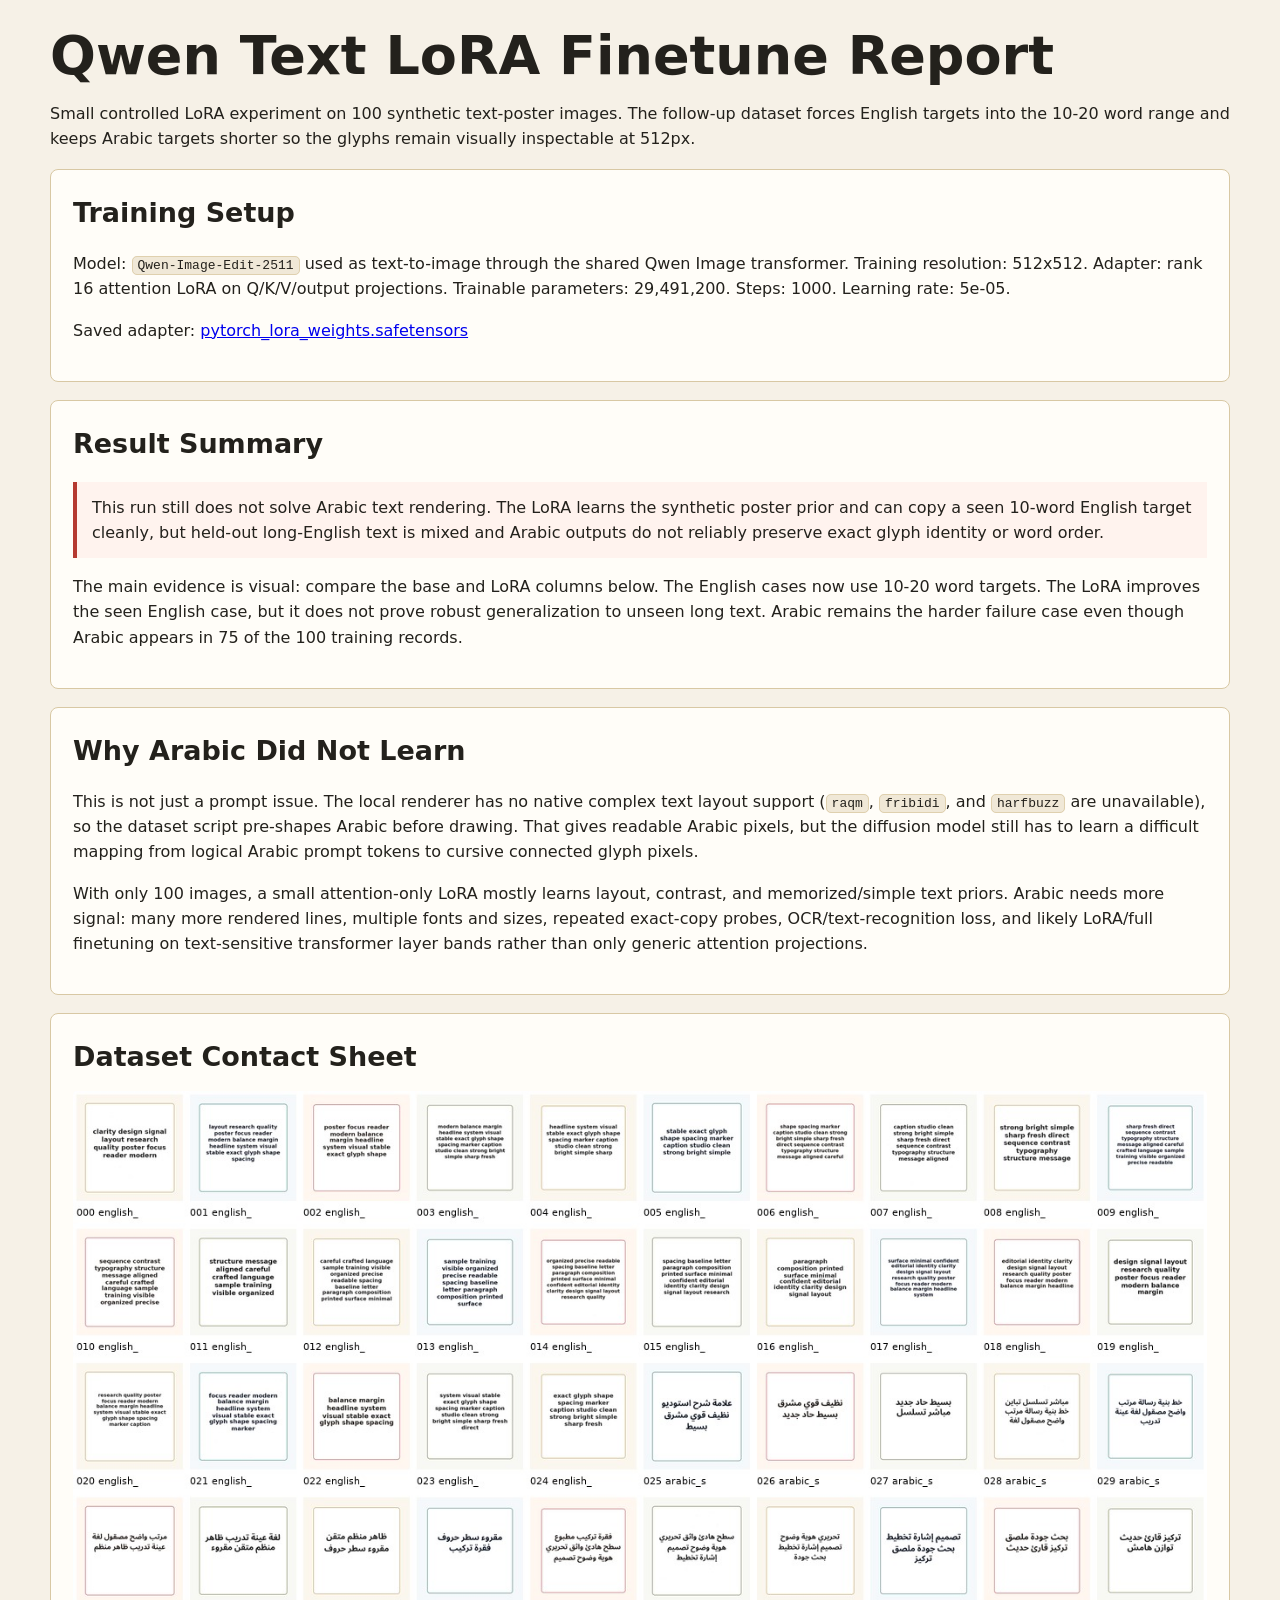
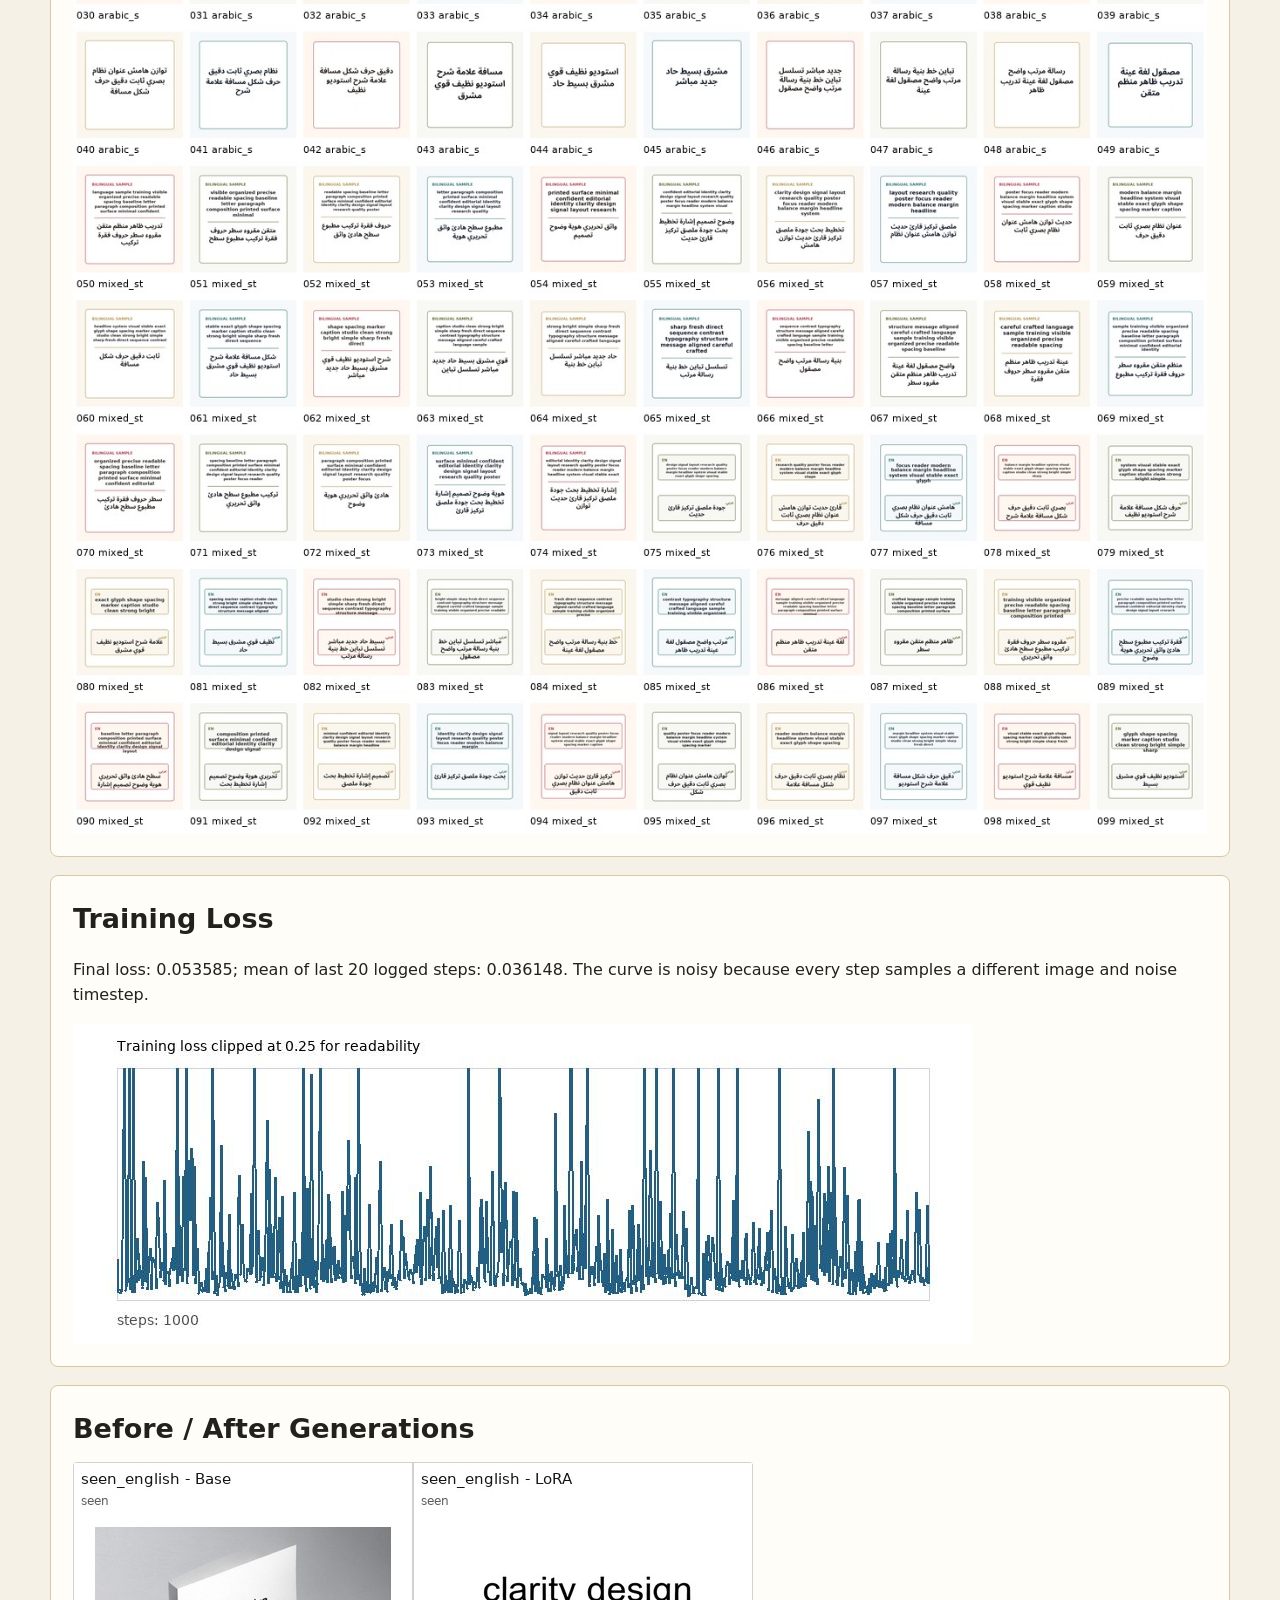
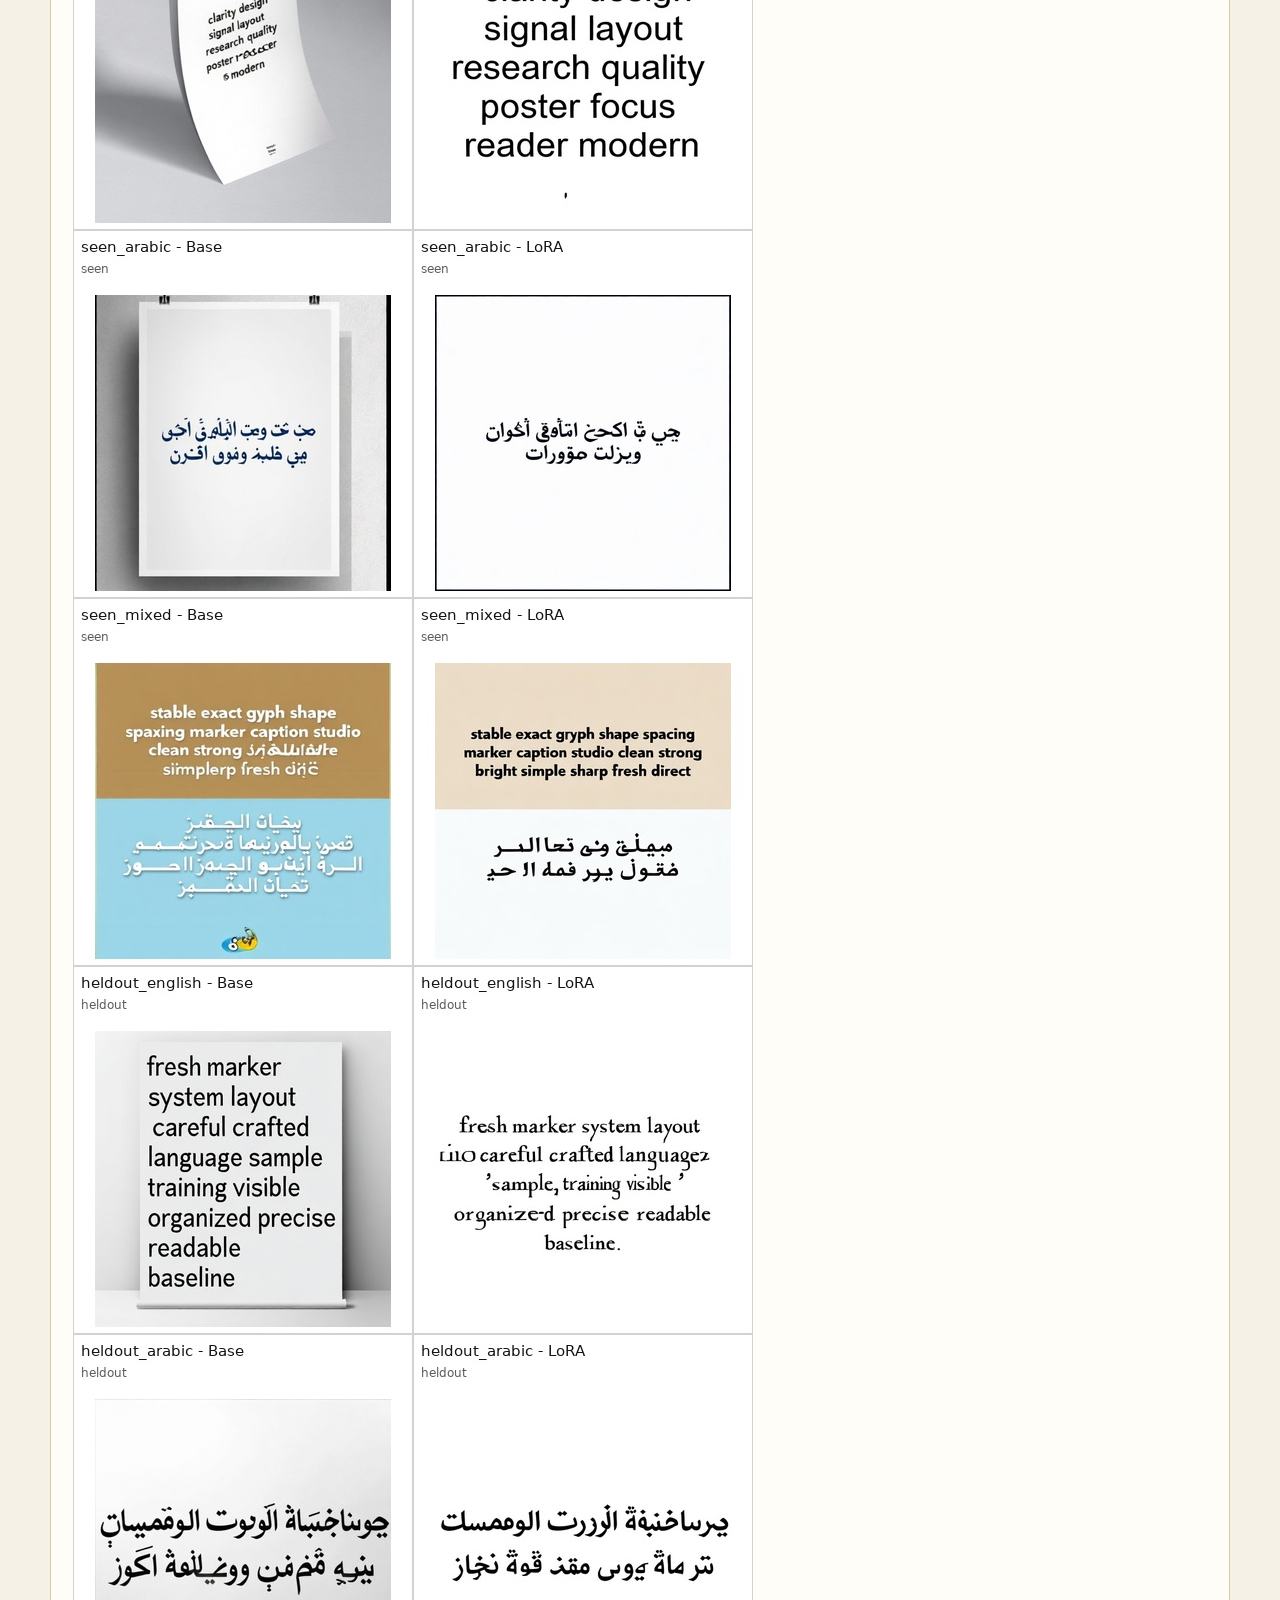
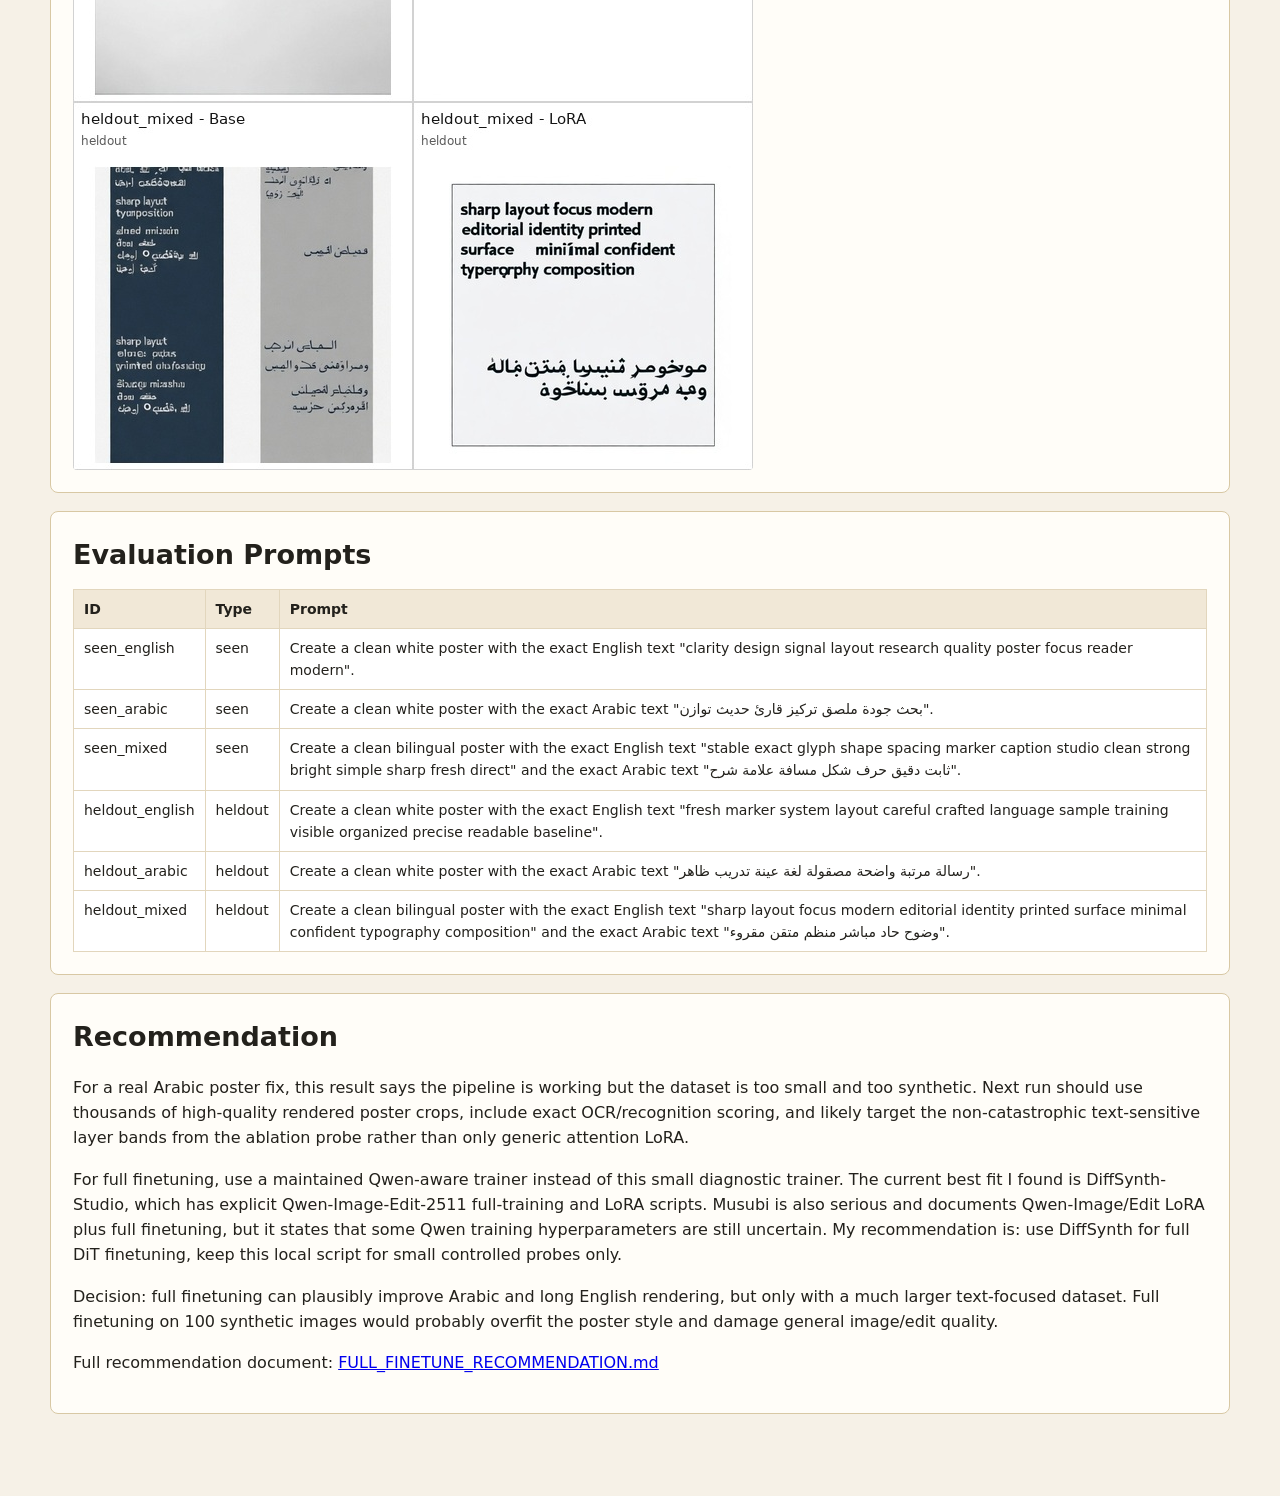
<file: qwen_text_lora_finetune/report/index.html>
<!doctype html>
<html lang="en">
<head>
  <meta charset="utf-8">
  <meta name="viewport" content="width=device-width, initial-scale=1">
  <title>Qwen Text LoRA Finetune Report</title>
  <style>
    body{margin:0;background:#f6f1e7;color:#23211c;font-family:Inter,ui-sans-serif,system-ui,-apple-system,BlinkMacSystemFont,"Segoe UI",sans-serif;line-height:1.58}
    main{width:min(1180px,calc(100vw - 28px));margin:0 auto;padding:28px 0 64px}
    section{background:#fffdf8;border:1px solid #d8c8a4;border-radius:8px;padding:22px;margin:18px 0}
    h1{font-size:clamp(32px,5vw,54px);line-height:1.05;margin:0 0 12px}
    h2{font-size:27px;margin:0 0 12px}
    img{max-width:100%;height:auto;display:block;border-radius:4px}
    .note{border-left:4px solid #b53a31;background:#fff3ee;padding:13px 15px;color:#23211c}
    table{width:100%;border-collapse:collapse;background:white;font-size:14px}
    td,th{border:1px solid #e2d6bd;padding:8px 10px;text-align:left;vertical-align:top}
    th{background:#f1e8d7}
    code{background:#f0e8d7;border:1px solid #dfd0ae;border-radius:5px;padding:1px 5px}
  </style>
</head>
<body>
<main>
  <h1>Qwen Text LoRA Finetune Report</h1>
  <p>Small controlled LoRA experiment on 100 synthetic text-poster images. The follow-up dataset forces English targets into the 10-20 word range and keeps Arabic targets shorter so the glyphs remain visually inspectable at 512px.</p>
  <section>
    <h2>Training Setup</h2>
    <p>Model: <code>Qwen-Image-Edit-2511</code> used as text-to-image through the shared Qwen Image transformer. Training resolution: 512x512. Adapter: rank 16 attention LoRA on Q/K/V/output projections. Trainable parameters: 29,491,200. Steps: 1000. Learning rate: 5e-05.</p>
    <p>Saved adapter: <a href="../checkpoints/qwen_text_lora/pytorch_lora_weights.safetensors">pytorch_lora_weights.safetensors</a></p>
  </section>
  <section>
    <h2>Result Summary</h2>
    <p class="note">This run still does not solve Arabic text rendering. The LoRA learns the synthetic poster prior and can copy a seen 10-word English target cleanly, but held-out long-English text is mixed and Arabic outputs do not reliably preserve exact glyph identity or word order.</p>
    <p>The main evidence is visual: compare the base and LoRA columns below. The English cases now use 10-20 word targets. The LoRA improves the seen English case, but it does not prove robust generalization to unseen long text. Arabic remains the harder failure case even though Arabic appears in 75 of the 100 training records.</p>
  </section>
  <section>
    <h2>Why Arabic Did Not Learn</h2>
    <p>This is not just a prompt issue. The local renderer has no native complex text layout support (<code>raqm</code>, <code>fribidi</code>, and <code>harfbuzz</code> are unavailable), so the dataset script pre-shapes Arabic before drawing. That gives readable Arabic pixels, but the diffusion model still has to learn a difficult mapping from logical Arabic prompt tokens to cursive connected glyph pixels.</p>
    <p>With only 100 images, a small attention-only LoRA mostly learns layout, contrast, and memorized/simple text priors. Arabic needs more signal: many more rendered lines, multiple fonts and sizes, repeated exact-copy probes, OCR/text-recognition loss, and likely LoRA/full finetuning on text-sensitive transformer layer bands rather than only generic attention projections.</p>
  </section>
  <section>
    <h2>Dataset Contact Sheet</h2>
    <img src="assets/contact_sheet.jpg" alt="Synthetic training dataset contact sheet">
  </section>
  <section>
    <h2>Training Loss</h2>
    <p>Final loss: 0.053585; mean of last 20 logged steps: 0.036148. The curve is noisy because every step samples a different image and noise timestep.</p>
    <img src="assets/training_loss_plot.jpg" alt="Training loss plot">
  </section>
  <section>
    <h2>Before / After Generations</h2>
    <img src="assets/before_after_contact_sheet.jpg" alt="Before and after LoRA generation contact sheet">
  </section>
  <section>
    <h2>Evaluation Prompts</h2>
    <table><thead><tr><th>ID</th><th>Type</th><th>Prompt</th></tr></thead><tbody><tr><td>seen_english</td><td>seen</td><td>Create a clean white poster with the exact English text "clarity design signal layout research quality poster focus reader modern".</td></tr>
<tr><td>seen_arabic</td><td>seen</td><td>Create a clean white poster with the exact Arabic text "بحث جودة ملصق تركيز قارئ حديث توازن".</td></tr>
<tr><td>seen_mixed</td><td>seen</td><td>Create a clean bilingual poster with the exact English text "stable exact glyph shape spacing marker caption studio clean strong bright simple sharp fresh direct" and the exact Arabic text "ثابت دقيق حرف شكل مسافة علامة شرح".</td></tr>
<tr><td>heldout_english</td><td>heldout</td><td>Create a clean white poster with the exact English text "fresh marker system layout careful crafted language sample training visible organized precise readable baseline".</td></tr>
<tr><td>heldout_arabic</td><td>heldout</td><td>Create a clean white poster with the exact Arabic text "رسالة مرتبة واضحة مصقولة لغة عينة تدريب ظاهر".</td></tr>
<tr><td>heldout_mixed</td><td>heldout</td><td>Create a clean bilingual poster with the exact English text "sharp layout focus modern editorial identity printed surface minimal confident typography composition" and the exact Arabic text "وضوح حاد مباشر منظم متقن مقروء".</td></tr></tbody></table>
  </section>
  <section>
    <h2>Recommendation</h2>
    <p>For a real Arabic poster fix, this result says the pipeline is working but the dataset is too small and too synthetic. Next run should use thousands of high-quality rendered poster crops, include exact OCR/recognition scoring, and likely target the non-catastrophic text-sensitive layer bands from the ablation probe rather than only generic attention LoRA.</p>
    <p>For full finetuning, use a maintained Qwen-aware trainer instead of this small diagnostic trainer. The current best fit I found is DiffSynth-Studio, which has explicit Qwen-Image-Edit-2511 full-training and LoRA scripts. Musubi is also serious and documents Qwen-Image/Edit LoRA plus full finetuning, but it states that some Qwen training hyperparameters are still uncertain. My recommendation is: use DiffSynth for full DiT finetuning, keep this local script for small controlled probes only.</p>
    <p>Decision: full finetuning can plausibly improve Arabic and long English rendering, but only with a much larger text-focused dataset. Full finetuning on 100 synthetic images would probably overfit the poster style and damage general image/edit quality.</p>
    <p>Full recommendation document: <a href="../FULL_FINETUNE_RECOMMENDATION.md">FULL_FINETUNE_RECOMMENDATION.md</a></p>
  </section>
</main>
</body>
</html>
</file>
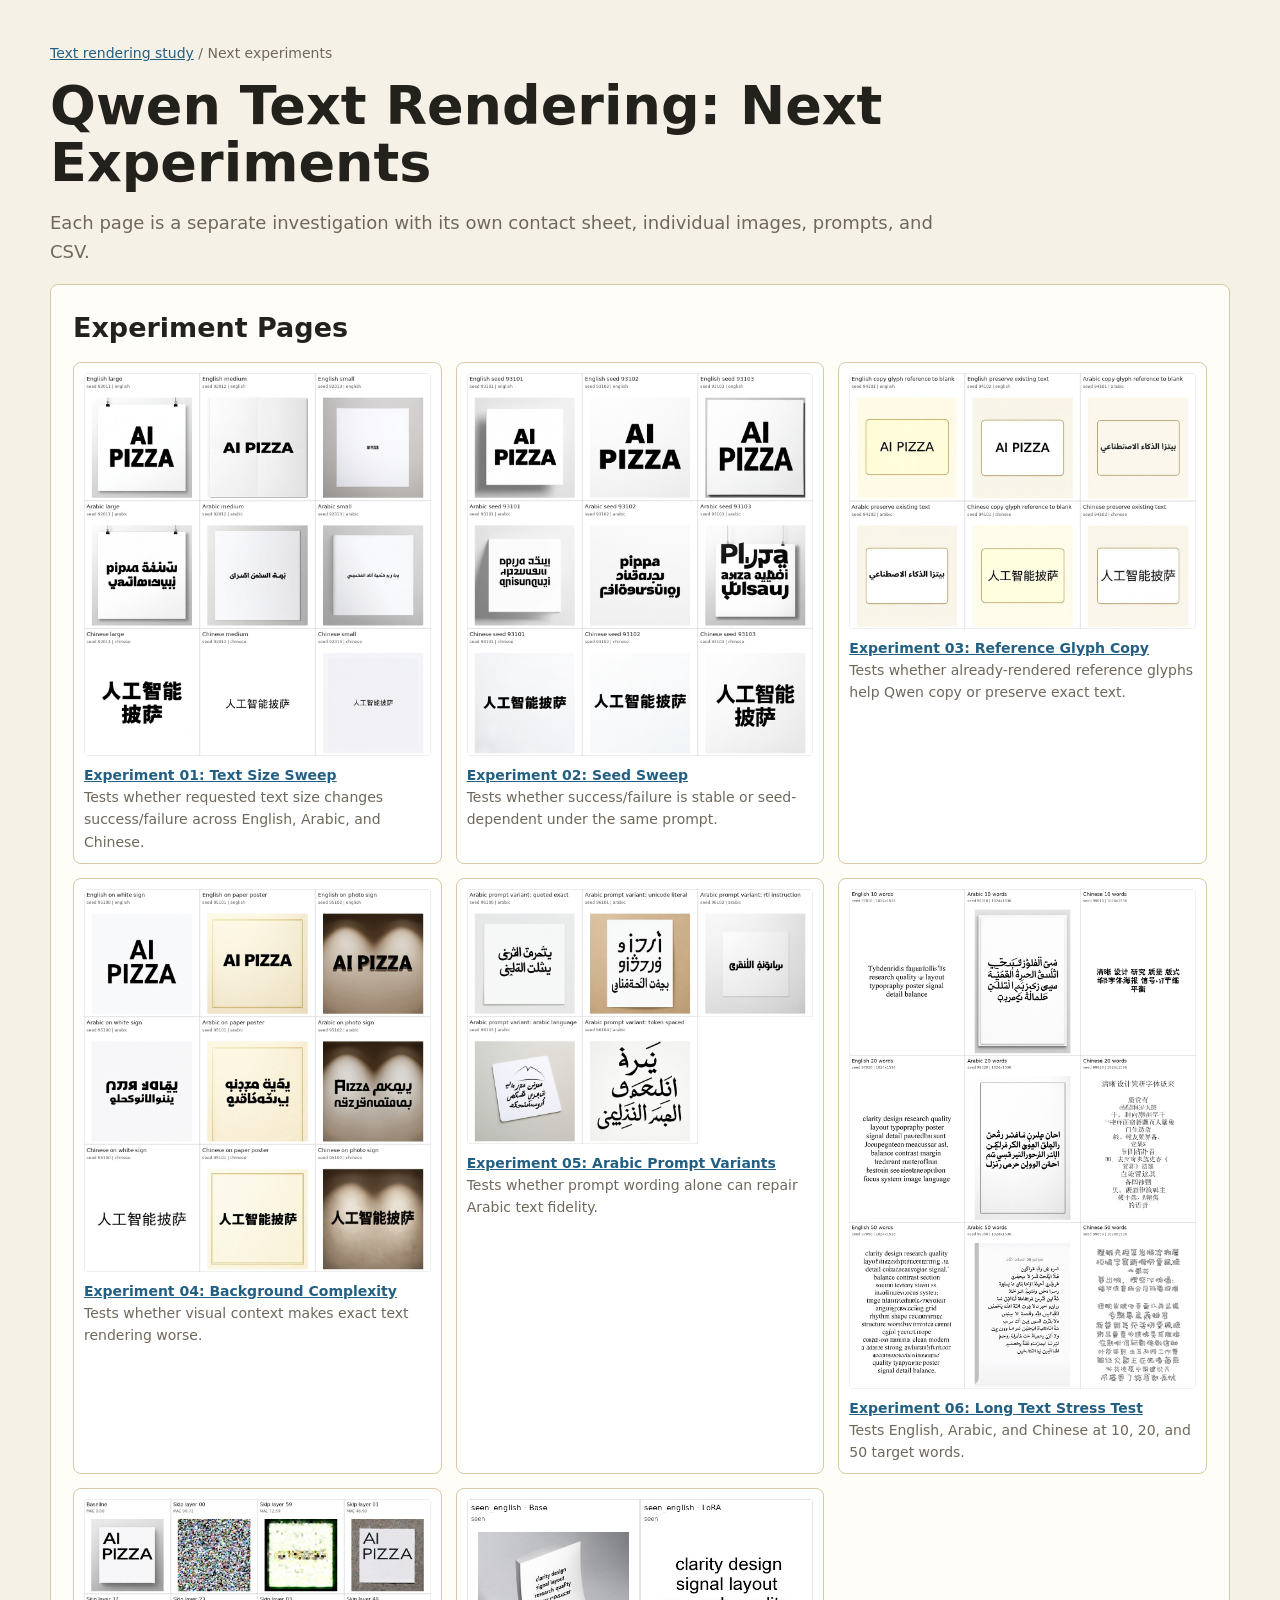
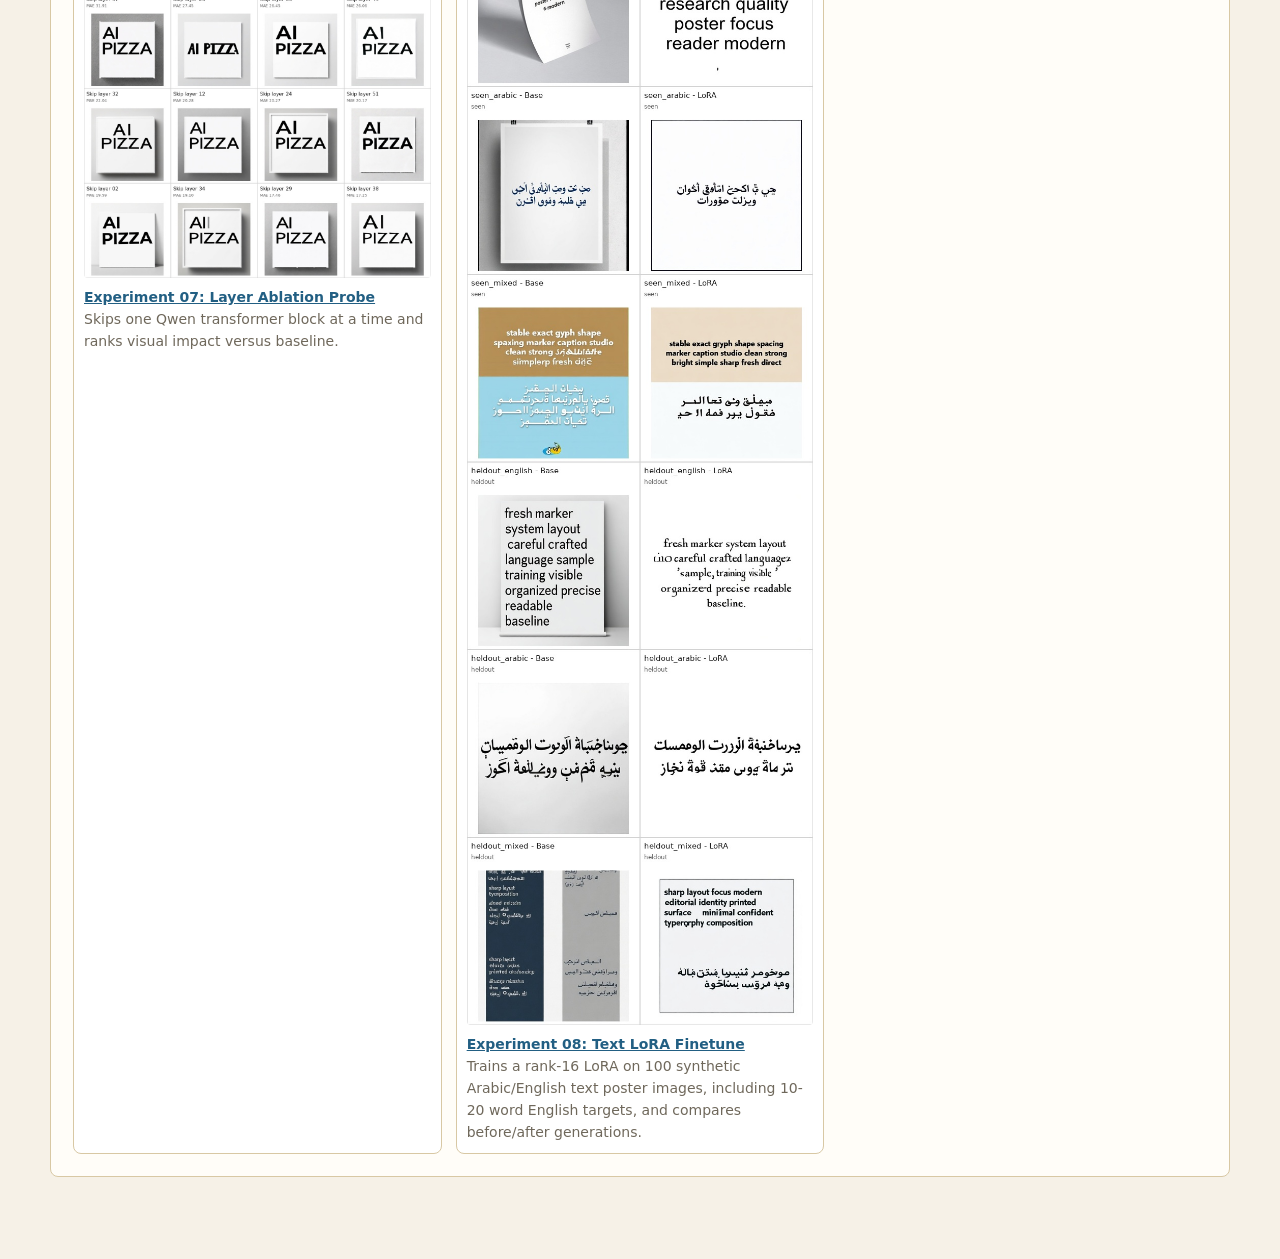
<file: research_pages/qwen_text_failure/experiments/index.html>
<!doctype html>
<html lang="en">
<head>
  <meta charset="utf-8">
  <meta name="viewport" content="width=device-width, initial-scale=1">
  <title>Qwen Text Rendering Next Experiments</title>
  <link rel="stylesheet" href="../shared.css">
</head>
<body>
<main>
  <p class="breadcrumb"><a href="../">Text rendering study</a> / Next experiments</p>
  <h1>Qwen Text Rendering: Next Experiments</h1>
  <p class="lead">Each page is a separate investigation with its own contact sheet, individual images, prompts, and CSV.</p>
  <section><h2>Experiment Pages</h2><div class="grid"><div class="card"><img src="../assets/next_experiments/exp_01_size_sweep/exp_01_size_sweep_contact_sheet.jpg" alt="Experiment 01: Text Size Sweep"><div class="caption"><a href="exp_01_size_sweep.html"><strong>Experiment 01: Text Size Sweep</strong></a><br>Tests whether requested text size changes success/failure across English, Arabic, and Chinese.</div></div>
<div class="card"><img src="../assets/next_experiments/exp_02_seed_sweep/exp_02_seed_sweep_contact_sheet.jpg" alt="Experiment 02: Seed Sweep"><div class="caption"><a href="exp_02_seed_sweep.html"><strong>Experiment 02: Seed Sweep</strong></a><br>Tests whether success/failure is stable or seed-dependent under the same prompt.</div></div>
<div class="card"><img src="../assets/next_experiments/exp_03_reference_glyph_copy/exp_03_reference_glyph_copy_contact_sheet.jpg" alt="Experiment 03: Reference Glyph Copy"><div class="caption"><a href="exp_03_reference_glyph_copy.html"><strong>Experiment 03: Reference Glyph Copy</strong></a><br>Tests whether already-rendered reference glyphs help Qwen copy or preserve exact text.</div></div>
<div class="card"><img src="../assets/next_experiments/exp_04_background_complexity/exp_04_background_complexity_contact_sheet.jpg" alt="Experiment 04: Background Complexity"><div class="caption"><a href="exp_04_background_complexity.html"><strong>Experiment 04: Background Complexity</strong></a><br>Tests whether visual context makes exact text rendering worse.</div></div>
<div class="card"><img src="../assets/next_experiments/exp_05_arabic_prompt_variants/exp_05_arabic_prompt_variants_contact_sheet.jpg" alt="Experiment 05: Arabic Prompt Variants"><div class="caption"><a href="exp_05_arabic_prompt_variants.html"><strong>Experiment 05: Arabic Prompt Variants</strong></a><br>Tests whether prompt wording alone can repair Arabic text fidelity.</div></div>
<div class="card"><img src="../assets/next_experiments/exp_06_long_text_stress/exp_06_long_text_stress_contact_sheet.jpg" alt="Experiment 06: Long Text Stress Test"><div class="caption"><a href="exp_06_long_text_stress.html"><strong>Experiment 06: Long Text Stress Test</strong></a><br>Tests English, Arabic, and Chinese at 10, 20, and 50 target words.</div></div>
<div class="card"><img src="../assets/next_experiments/exp_07_layer_ablation/exp_07_layer_ablation_top_contact_sheet.jpg" alt="Experiment 07: Layer Ablation Probe"><div class="caption"><a href="exp_07_layer_ablation.html"><strong>Experiment 07: Layer Ablation Probe</strong></a><br>Skips one Qwen transformer block at a time and ranks visual impact versus baseline.</div></div>
<div class="card"><img src="../../../qwen_text_lora_finetune/report/assets/before_after_contact_sheet.jpg" alt="Experiment 08: Text LoRA Finetune"><div class="caption"><a href="../../../qwen_text_lora_finetune/report/"><strong>Experiment 08: Text LoRA Finetune</strong></a><br>Trains a rank-16 LoRA on 100 synthetic Arabic/English text poster images, including 10-20 word English targets, and compares before/after generations.</div></div></div></section>
</main>
</body>
</html>
</file>
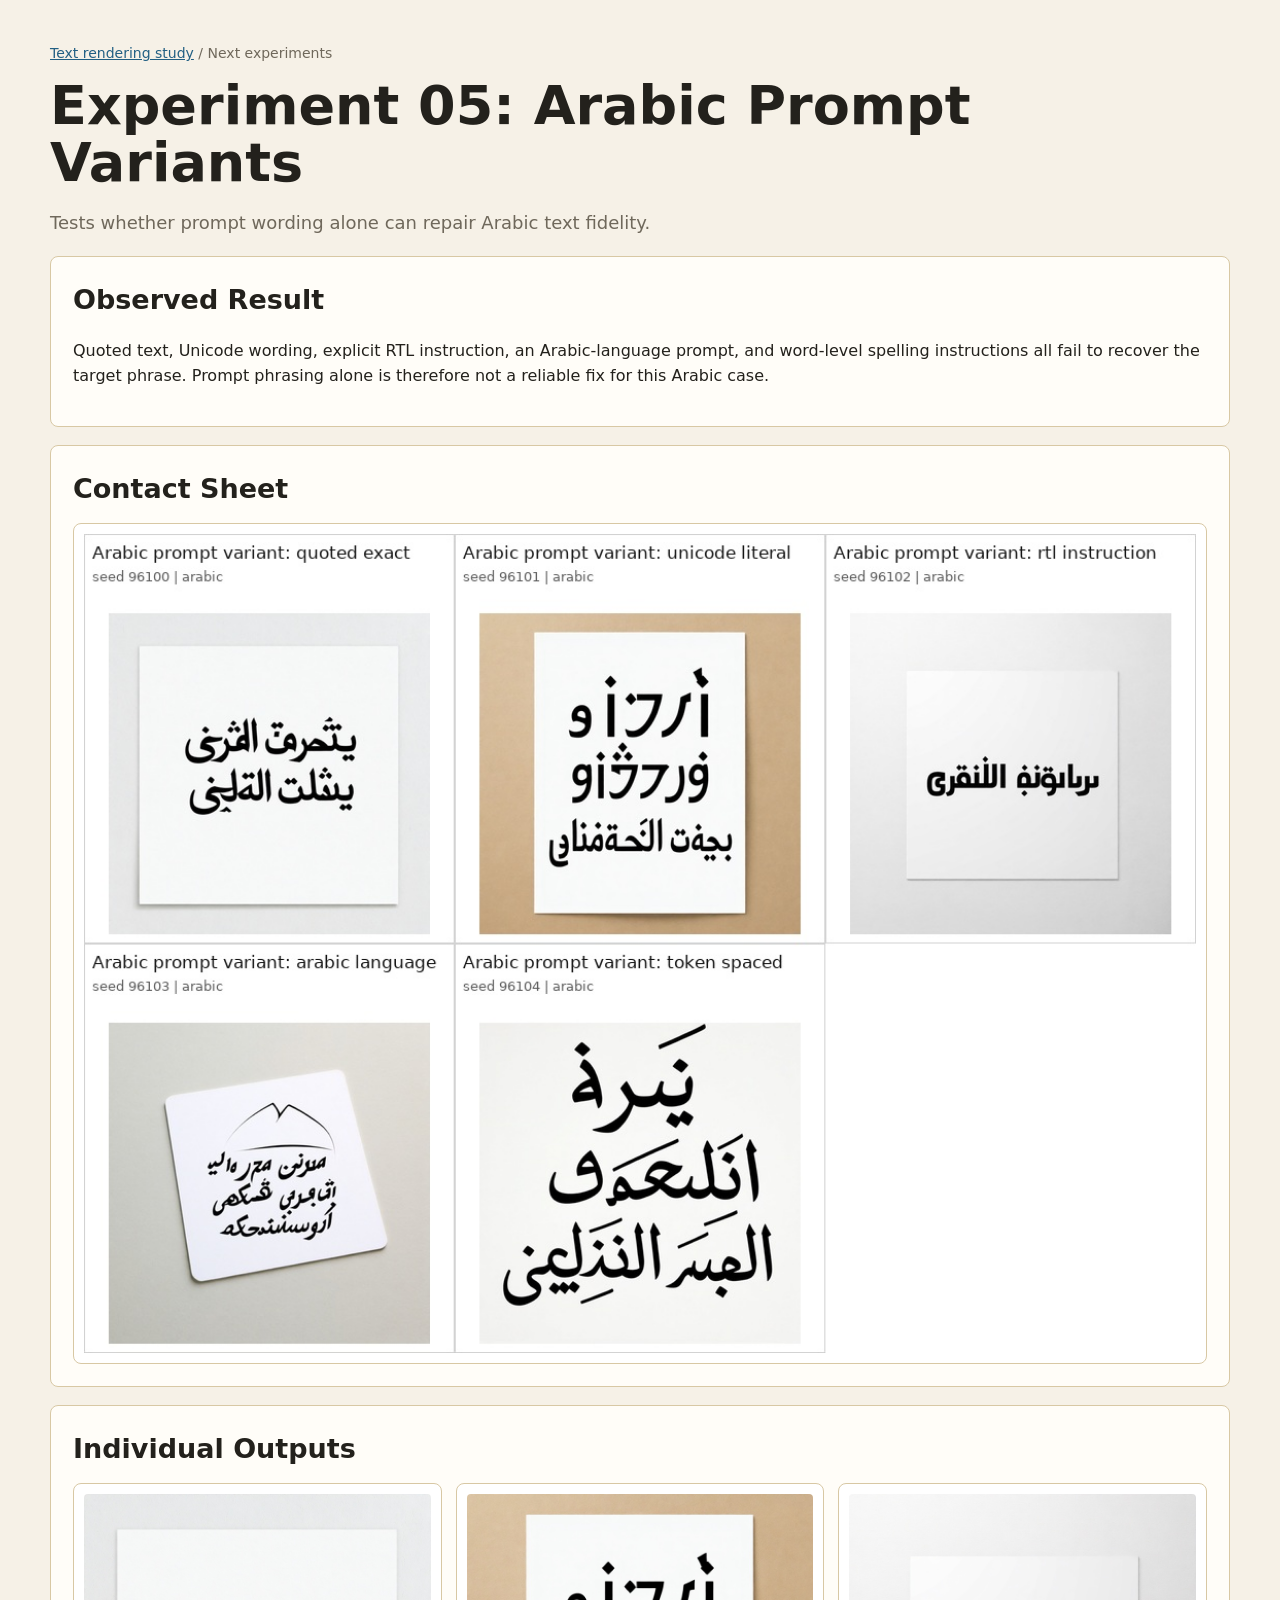
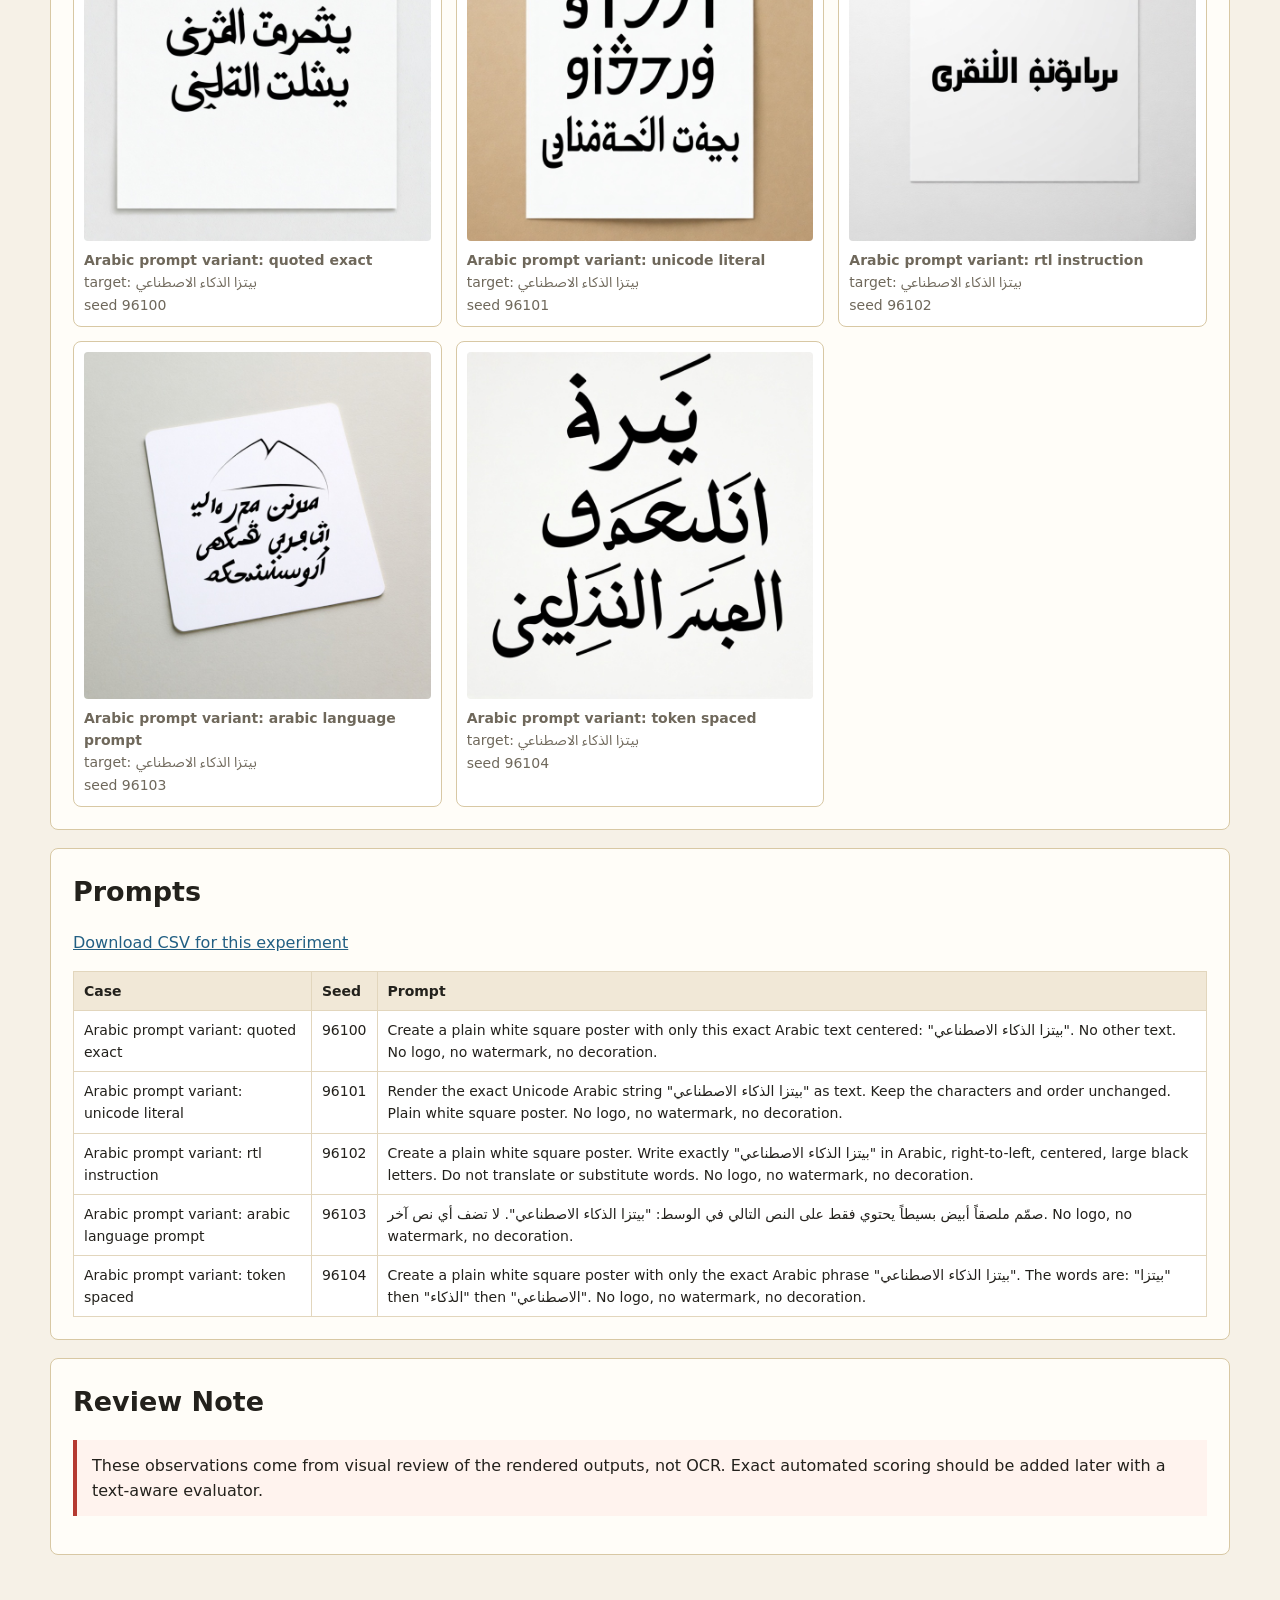
<file: research_pages/qwen_text_failure/experiments/exp_05_arabic_prompt_variants.html>
<!doctype html>
<html lang="en">
<head>
  <meta charset="utf-8">
  <meta name="viewport" content="width=device-width, initial-scale=1">
  <title>Experiment 05: Arabic Prompt Variants</title>
  <link rel="stylesheet" href="../shared.css">
</head>
<body>
<main>
  <p class="breadcrumb"><a href="../">Text rendering study</a> / Next experiments</p>

        <h1>Experiment 05: Arabic Prompt Variants</h1>
        <p class="lead">Tests whether prompt wording alone can repair Arabic text fidelity.</p>
        <section>
          <h2>Observed Result</h2>
          <p>Quoted text, Unicode wording, explicit RTL instruction, an Arabic-language prompt, and word-level spelling instructions all fail to recover the target phrase. Prompt phrasing alone is therefore not a reliable fix for this Arabic case.</p>
        </section>
        <section>
          <h2>Contact Sheet</h2>
          <div class="sheet"><img src="../assets/next_experiments/exp_05_arabic_prompt_variants/exp_05_arabic_prompt_variants_contact_sheet.jpg" alt="Experiment 05: Arabic Prompt Variants contact sheet"></div>
        </section>
        <section>
          <h2>Individual Outputs</h2>
          <div class="grid">
    <div class="card">
      <img src="../assets/next_experiments/exp_05_arabic_prompt_variants/arabic_quoted_exact.jpg" alt="Arabic prompt variant: quoted exact">
      <div class="caption"><strong>Arabic prompt variant: quoted exact</strong><br>
      target: <span class="rtl">بيتزا الذكاء الاصطناعي</span><br>
      seed 96100</div>
    </div>


    <div class="card">
      <img src="../assets/next_experiments/exp_05_arabic_prompt_variants/arabic_unicode_literal.jpg" alt="Arabic prompt variant: unicode literal">
      <div class="caption"><strong>Arabic prompt variant: unicode literal</strong><br>
      target: <span class="rtl">بيتزا الذكاء الاصطناعي</span><br>
      seed 96101</div>
    </div>


    <div class="card">
      <img src="../assets/next_experiments/exp_05_arabic_prompt_variants/arabic_rtl_instruction.jpg" alt="Arabic prompt variant: rtl instruction">
      <div class="caption"><strong>Arabic prompt variant: rtl instruction</strong><br>
      target: <span class="rtl">بيتزا الذكاء الاصطناعي</span><br>
      seed 96102</div>
    </div>


    <div class="card">
      <img src="../assets/next_experiments/exp_05_arabic_prompt_variants/arabic_arabic_language_prompt.jpg" alt="Arabic prompt variant: arabic language prompt">
      <div class="caption"><strong>Arabic prompt variant: arabic language prompt</strong><br>
      target: <span class="rtl">بيتزا الذكاء الاصطناعي</span><br>
      seed 96103</div>
    </div>


    <div class="card">
      <img src="../assets/next_experiments/exp_05_arabic_prompt_variants/arabic_token_spaced.jpg" alt="Arabic prompt variant: token spaced">
      <div class="caption"><strong>Arabic prompt variant: token spaced</strong><br>
      target: <span class="rtl">بيتزا الذكاء الاصطناعي</span><br>
      seed 96104</div>
    </div>
    </div>
        </section>
        <section>
          <h2>Prompts</h2>
          <p><a href="../assets/next_experiments/exp_05_arabic_prompt_variants/exp_05_arabic_prompt_variants_results.csv">Download CSV for this experiment</a></p>
          <table><thead><tr><th>Case</th><th>Seed</th><th>Prompt</th></tr></thead><tbody><tr><td>Arabic prompt variant: quoted exact</td><td>96100</td><td>Create a plain white square poster with only this exact Arabic text centered: &quot;بيتزا الذكاء الاصطناعي&quot;. No other text. No logo, no watermark, no decoration.</td></tr><tr><td>Arabic prompt variant: unicode literal</td><td>96101</td><td>Render the exact Unicode Arabic string &quot;بيتزا الذكاء الاصطناعي&quot; as text. Keep the characters and order unchanged. Plain white square poster. No logo, no watermark, no decoration.</td></tr><tr><td>Arabic prompt variant: rtl instruction</td><td>96102</td><td>Create a plain white square poster. Write exactly &quot;بيتزا الذكاء الاصطناعي&quot; in Arabic, right-to-left, centered, large black letters. Do not translate or substitute words. No logo, no watermark, no decoration.</td></tr><tr><td>Arabic prompt variant: arabic language prompt</td><td>96103</td><td>صمّم ملصقاً أبيض بسيطاً يحتوي فقط على النص التالي في الوسط: &quot;بيتزا الذكاء الاصطناعي&quot;. لا تضف أي نص آخر. No logo, no watermark, no decoration.</td></tr><tr><td>Arabic prompt variant: token spaced</td><td>96104</td><td>Create a plain white square poster with only the exact Arabic phrase &quot;بيتزا الذكاء الاصطناعي&quot;. The words are: &quot;بيتزا&quot; then &quot;الذكاء&quot; then &quot;الاصطناعي&quot;. No logo, no watermark, no decoration.</td></tr></tbody></table>
        </section>
        <section>
          <h2>Review Note</h2>
          <p class="note">These observations come from visual review of the rendered outputs, not OCR. Exact automated scoring should be added later with a text-aware evaluator.</p>
        </section>

</main>
</body>
</html>
</file>
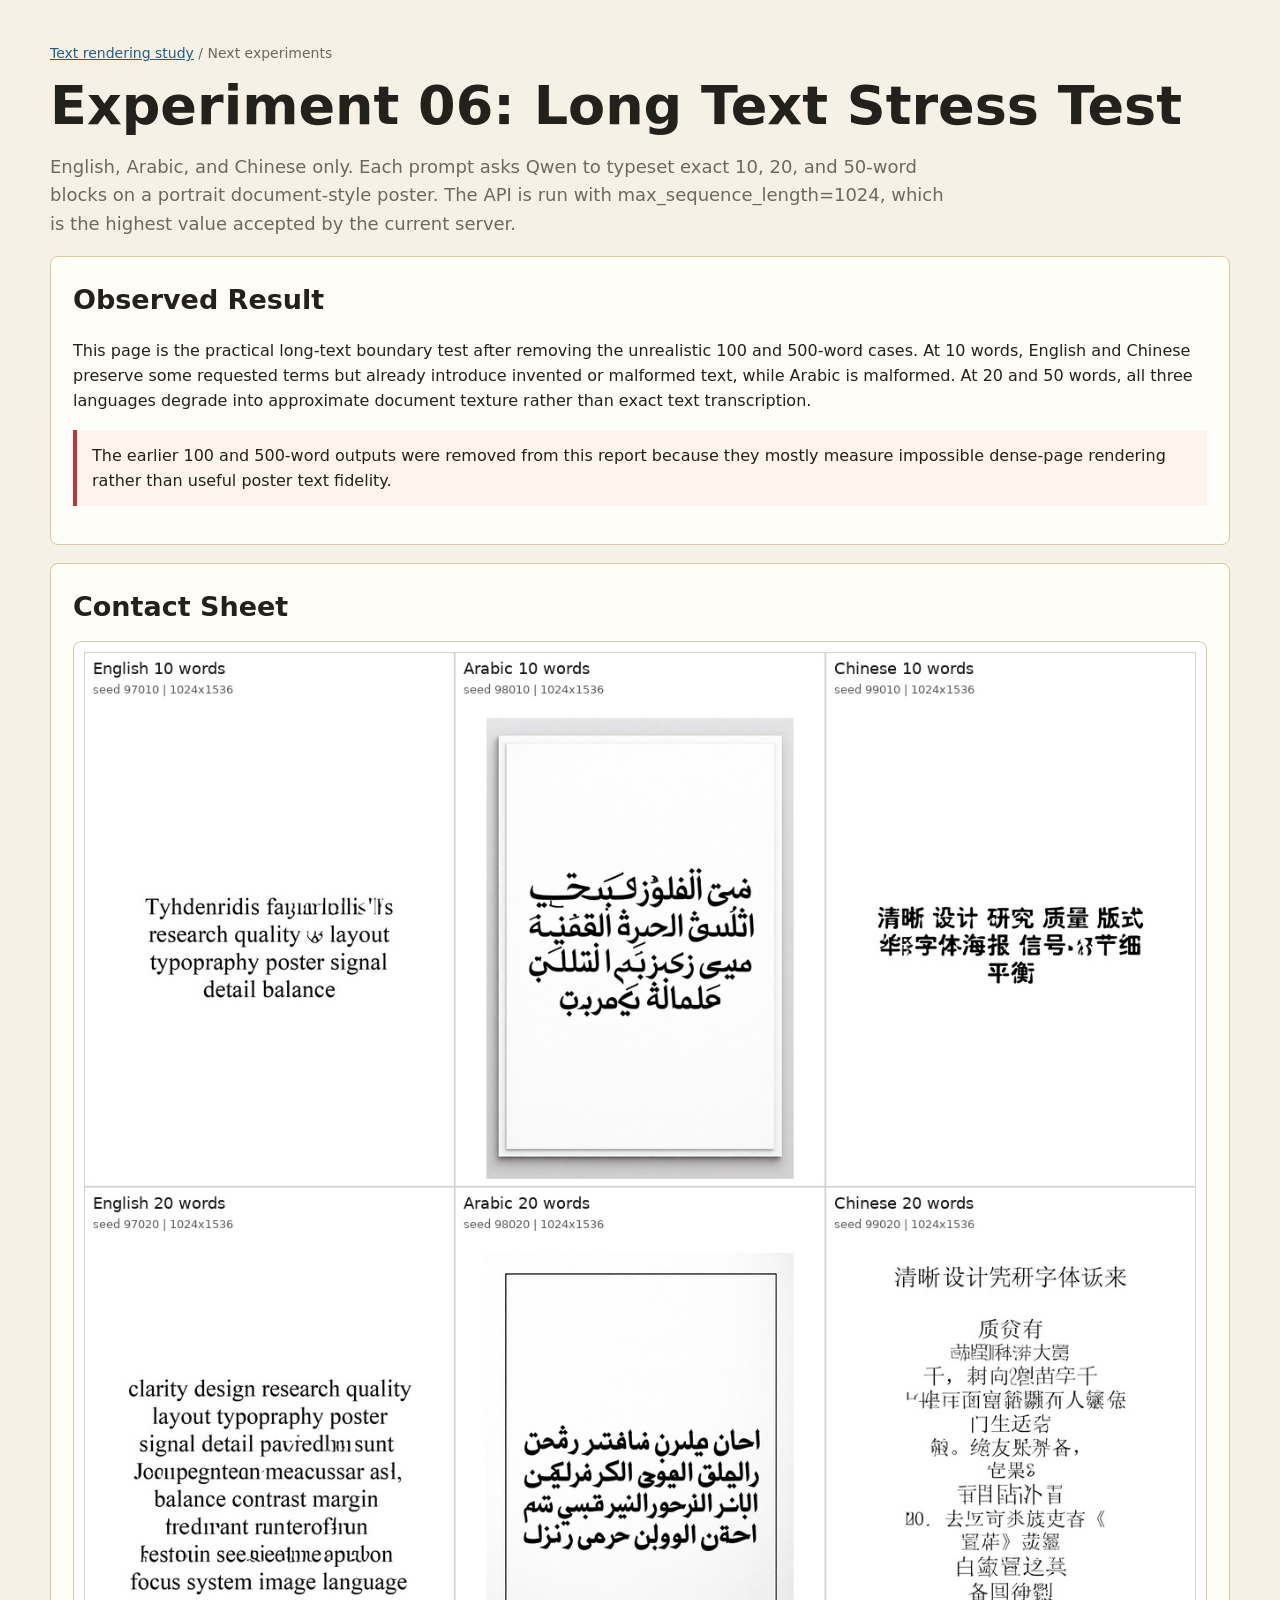
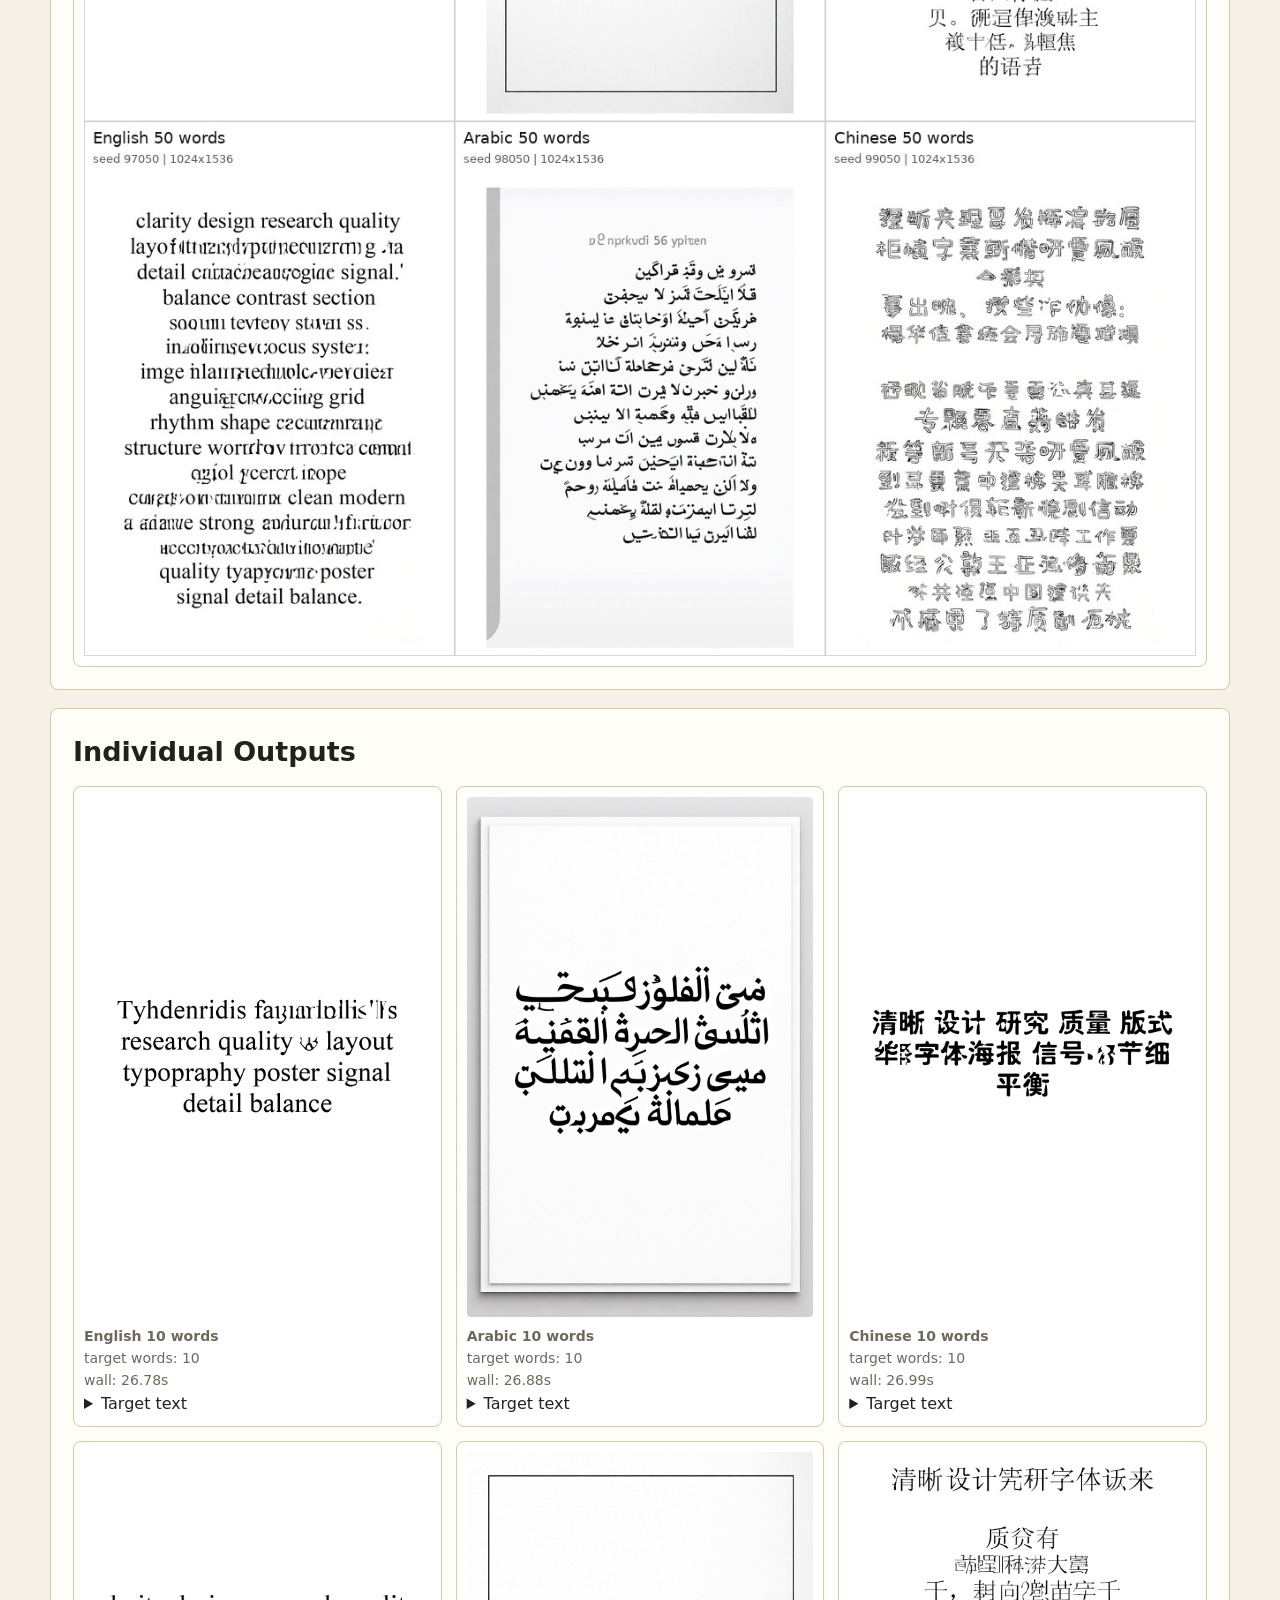
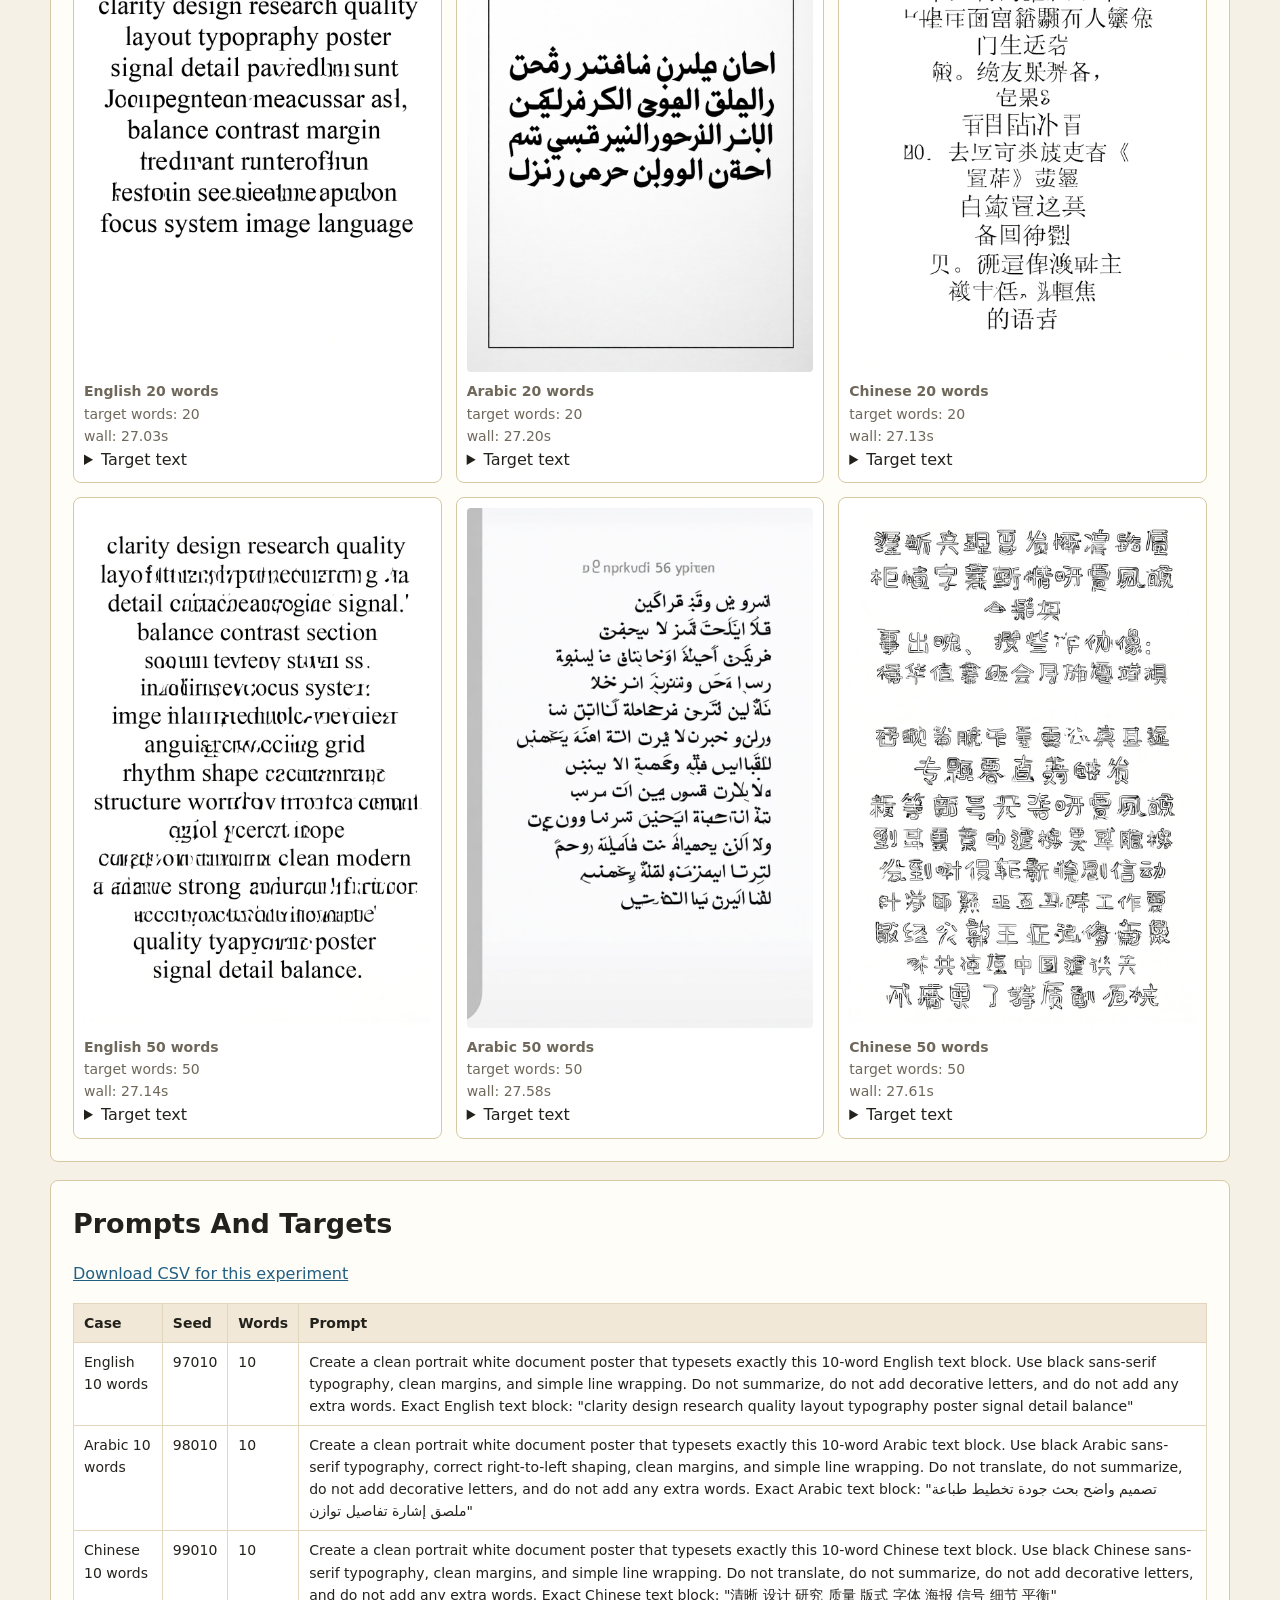
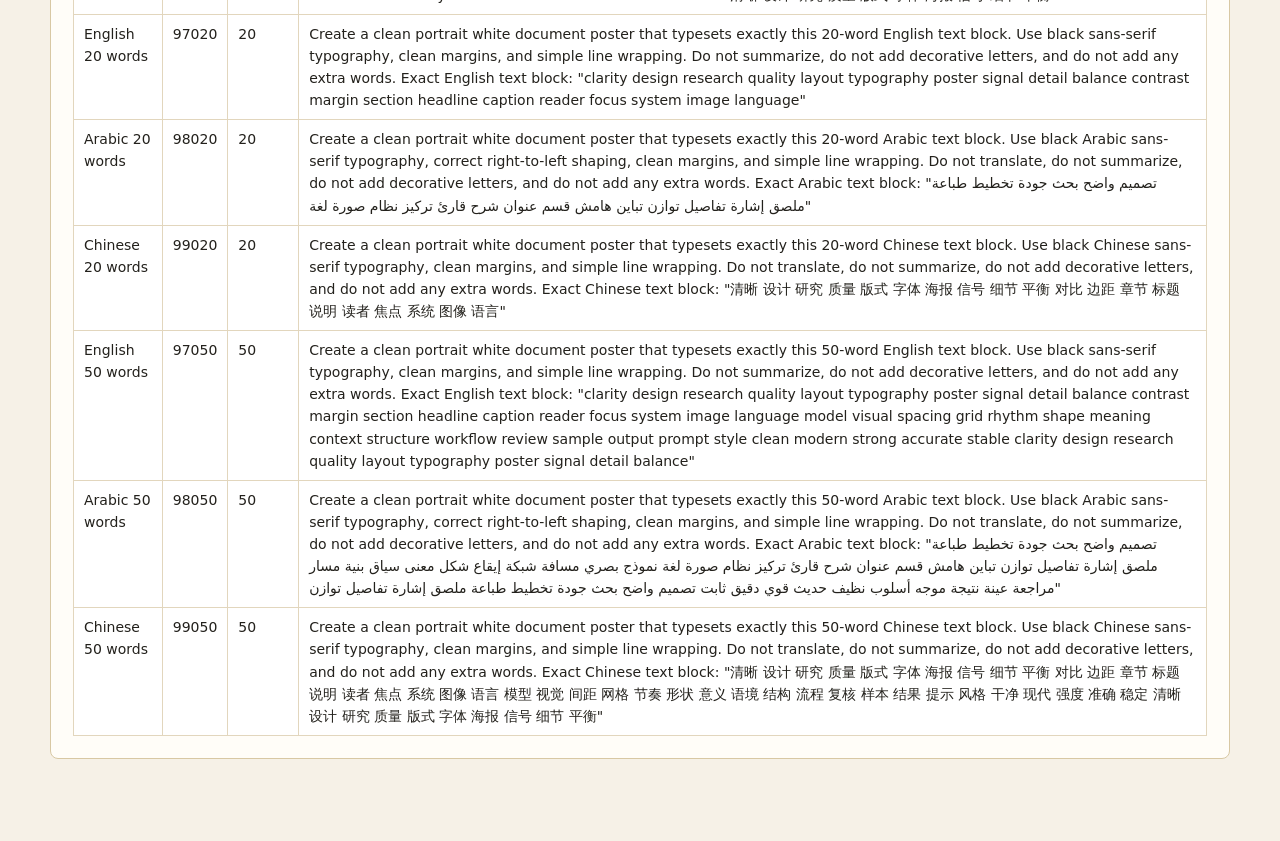
<file: research_pages/qwen_text_failure/experiments/exp_06_long_text_stress.html>
<!doctype html>
<html lang="en">
<head>
  <meta charset="utf-8">
  <meta name="viewport" content="width=device-width, initial-scale=1">
  <title>Experiment 06: Long Text Stress Test</title>
  <link rel="stylesheet" href="../shared.css">
</head>
<body>
<main>
  <p class="breadcrumb"><a href="../">Text rendering study</a> / Next experiments</p>
  <h1>Experiment 06: Long Text Stress Test</h1>
  <p class="lead">English, Arabic, and Chinese only. Each prompt asks Qwen to typeset exact 10, 20, and 50-word blocks on a portrait document-style poster. The API is run with max_sequence_length=1024, which is the highest value accepted by the current server.</p>
  <section>
    <h2>Observed Result</h2>
    <p>This page is the practical long-text boundary test after removing the unrealistic 100 and 500-word cases. At 10 words, English and Chinese preserve some requested terms but already introduce invented or malformed text, while Arabic is malformed. At 20 and 50 words, all three languages degrade into approximate document texture rather than exact text transcription.</p>
    <p class="note">The earlier 100 and 500-word outputs were removed from this report because they mostly measure impossible dense-page rendering rather than useful poster text fidelity.</p>
  </section>
  <section>
    <h2>Contact Sheet</h2>
    <div class="sheet"><img src="../assets/next_experiments/exp_06_long_text_stress/exp_06_long_text_stress_contact_sheet.jpg" alt="Long text stress test contact sheet"></div>
  </section>
  <section>
    <h2>Individual Outputs</h2>
    <div class="grid">

    <div class="card">
      <img src="../assets/next_experiments/exp_06_long_text_stress/english_10_words.jpg" alt="English 10 words">
      <div class="caption">
        <strong>English 10 words</strong><br>
        target words: 10<br>
        wall: 26.78s
      </div>
      <details>
        <summary>Target text</summary>
        <p class="">clarity design research quality layout typography poster signal detail balance</p>
      </details>
    </div>

    <div class="card">
      <img src="../assets/next_experiments/exp_06_long_text_stress/arabic_10_words.jpg" alt="Arabic 10 words">
      <div class="caption">
        <strong>Arabic 10 words</strong><br>
        target words: 10<br>
        wall: 26.88s
      </div>
      <details>
        <summary>Target text</summary>
        <p class="rtl">تصميم واضح بحث جودة تخطيط طباعة ملصق إشارة تفاصيل توازن</p>
      </details>
    </div>

    <div class="card">
      <img src="../assets/next_experiments/exp_06_long_text_stress/chinese_10_words.jpg" alt="Chinese 10 words">
      <div class="caption">
        <strong>Chinese 10 words</strong><br>
        target words: 10<br>
        wall: 26.99s
      </div>
      <details>
        <summary>Target text</summary>
        <p class="cjk">清晰 设计 研究 质量 版式 字体 海报 信号 细节 平衡</p>
      </details>
    </div>

    <div class="card">
      <img src="../assets/next_experiments/exp_06_long_text_stress/english_20_words.jpg" alt="English 20 words">
      <div class="caption">
        <strong>English 20 words</strong><br>
        target words: 20<br>
        wall: 27.03s
      </div>
      <details>
        <summary>Target text</summary>
        <p class="">clarity design research quality layout typography poster signal detail balance contrast margin section headline caption reader focus system image language</p>
      </details>
    </div>

    <div class="card">
      <img src="../assets/next_experiments/exp_06_long_text_stress/arabic_20_words.jpg" alt="Arabic 20 words">
      <div class="caption">
        <strong>Arabic 20 words</strong><br>
        target words: 20<br>
        wall: 27.20s
      </div>
      <details>
        <summary>Target text</summary>
        <p class="rtl">تصميم واضح بحث جودة تخطيط طباعة ملصق إشارة تفاصيل توازن تباين هامش قسم عنوان شرح قارئ تركيز نظام صورة لغة</p>
      </details>
    </div>

    <div class="card">
      <img src="../assets/next_experiments/exp_06_long_text_stress/chinese_20_words.jpg" alt="Chinese 20 words">
      <div class="caption">
        <strong>Chinese 20 words</strong><br>
        target words: 20<br>
        wall: 27.13s
      </div>
      <details>
        <summary>Target text</summary>
        <p class="cjk">清晰 设计 研究 质量 版式 字体 海报 信号 细节 平衡 对比 边距 章节 标题 说明 读者 焦点 系统 图像 语言</p>
      </details>
    </div>

    <div class="card">
      <img src="../assets/next_experiments/exp_06_long_text_stress/english_50_words.jpg" alt="English 50 words">
      <div class="caption">
        <strong>English 50 words</strong><br>
        target words: 50<br>
        wall: 27.14s
      </div>
      <details>
        <summary>Target text</summary>
        <p class="">clarity design research quality layout typography poster signal detail balance contrast margin section headline caption reader focus system image language model visual spacing grid rhythm shape meaning context structure workflow review sample output prompt style clean modern strong accurate stable clarity design research quality layout typography poster signal detail balance</p>
      </details>
    </div>

    <div class="card">
      <img src="../assets/next_experiments/exp_06_long_text_stress/arabic_50_words.jpg" alt="Arabic 50 words">
      <div class="caption">
        <strong>Arabic 50 words</strong><br>
        target words: 50<br>
        wall: 27.58s
      </div>
      <details>
        <summary>Target text</summary>
        <p class="rtl">تصميم واضح بحث جودة تخطيط طباعة ملصق إشارة تفاصيل توازن تباين هامش قسم عنوان شرح قارئ تركيز نظام صورة لغة نموذج بصري مسافة شبكة إيقاع شكل معنى سياق بنية مسار مراجعة عينة نتيجة موجه أسلوب نظيف حديث قوي دقيق ثابت تصميم واضح بحث جودة تخطيط طباعة ملصق إشارة تفاصيل توازن</p>
      </details>
    </div>

    <div class="card">
      <img src="../assets/next_experiments/exp_06_long_text_stress/chinese_50_words.jpg" alt="Chinese 50 words">
      <div class="caption">
        <strong>Chinese 50 words</strong><br>
        target words: 50<br>
        wall: 27.61s
      </div>
      <details>
        <summary>Target text</summary>
        <p class="cjk">清晰 设计 研究 质量 版式 字体 海报 信号 细节 平衡 对比 边距 章节 标题 说明 读者 焦点 系统 图像 语言 模型 视觉 间距 网格 节奏 形状 意义 语境 结构 流程 复核 样本 结果 提示 风格 干净 现代 强度 准确 稳定 清晰 设计 研究 质量 版式 字体 海报 信号 细节 平衡</p>
      </details>
    </div>

    </div>
  </section>
  <section>
    <h2>Prompts And Targets</h2>
    <p><a href="../assets/next_experiments/exp_06_long_text_stress/exp_06_long_text_stress_results.csv">Download CSV for this experiment</a></p>
    <table><thead><tr><th>Case</th><th>Seed</th><th>Words</th><th>Prompt</th></tr></thead><tbody><tr><td>English 10 words</td><td>97010</td><td>10</td><td>Create a clean portrait white document poster that typesets exactly this 10-word English text block. Use black sans-serif typography, clean margins, and simple line wrapping. Do not summarize, do not add decorative letters, and do not add any extra words. Exact English text block: &quot;clarity design research quality layout typography poster signal detail balance&quot;</td></tr>
<tr><td>Arabic 10 words</td><td>98010</td><td>10</td><td>Create a clean portrait white document poster that typesets exactly this 10-word Arabic text block. Use black Arabic sans-serif typography, correct right-to-left shaping, clean margins, and simple line wrapping. Do not translate, do not summarize, do not add decorative letters, and do not add any extra words. Exact Arabic text block: &quot;تصميم واضح بحث جودة تخطيط طباعة ملصق إشارة تفاصيل توازن&quot;</td></tr>
<tr><td>Chinese 10 words</td><td>99010</td><td>10</td><td>Create a clean portrait white document poster that typesets exactly this 10-word Chinese text block. Use black Chinese sans-serif typography, clean margins, and simple line wrapping. Do not translate, do not summarize, do not add decorative letters, and do not add any extra words. Exact Chinese text block: &quot;清晰 设计 研究 质量 版式 字体 海报 信号 细节 平衡&quot;</td></tr>
<tr><td>English 20 words</td><td>97020</td><td>20</td><td>Create a clean portrait white document poster that typesets exactly this 20-word English text block. Use black sans-serif typography, clean margins, and simple line wrapping. Do not summarize, do not add decorative letters, and do not add any extra words. Exact English text block: &quot;clarity design research quality layout typography poster signal detail balance contrast margin section headline caption reader focus system image language&quot;</td></tr>
<tr><td>Arabic 20 words</td><td>98020</td><td>20</td><td>Create a clean portrait white document poster that typesets exactly this 20-word Arabic text block. Use black Arabic sans-serif typography, correct right-to-left shaping, clean margins, and simple line wrapping. Do not translate, do not summarize, do not add decorative letters, and do not add any extra words. Exact Arabic text block: &quot;تصميم واضح بحث جودة تخطيط طباعة ملصق إشارة تفاصيل توازن تباين هامش قسم عنوان شرح قارئ تركيز نظام صورة لغة&quot;</td></tr>
<tr><td>Chinese 20 words</td><td>99020</td><td>20</td><td>Create a clean portrait white document poster that typesets exactly this 20-word Chinese text block. Use black Chinese sans-serif typography, clean margins, and simple line wrapping. Do not translate, do not summarize, do not add decorative letters, and do not add any extra words. Exact Chinese text block: &quot;清晰 设计 研究 质量 版式 字体 海报 信号 细节 平衡 对比 边距 章节 标题 说明 读者 焦点 系统 图像 语言&quot;</td></tr>
<tr><td>English 50 words</td><td>97050</td><td>50</td><td>Create a clean portrait white document poster that typesets exactly this 50-word English text block. Use black sans-serif typography, clean margins, and simple line wrapping. Do not summarize, do not add decorative letters, and do not add any extra words. Exact English text block: &quot;clarity design research quality layout typography poster signal detail balance contrast margin section headline caption reader focus system image language model visual spacing grid rhythm shape meaning context structure workflow review sample output prompt style clean modern strong accurate stable clarity design research quality layout typography poster signal detail balance&quot;</td></tr>
<tr><td>Arabic 50 words</td><td>98050</td><td>50</td><td>Create a clean portrait white document poster that typesets exactly this 50-word Arabic text block. Use black Arabic sans-serif typography, correct right-to-left shaping, clean margins, and simple line wrapping. Do not translate, do not summarize, do not add decorative letters, and do not add any extra words. Exact Arabic text block: &quot;تصميم واضح بحث جودة تخطيط طباعة ملصق إشارة تفاصيل توازن تباين هامش قسم عنوان شرح قارئ تركيز نظام صورة لغة نموذج بصري مسافة شبكة إيقاع شكل معنى سياق بنية مسار مراجعة عينة نتيجة موجه أسلوب نظيف حديث قوي دقيق ثابت تصميم واضح بحث جودة تخطيط طباعة ملصق إشارة تفاصيل توازن&quot;</td></tr>
<tr><td>Chinese 50 words</td><td>99050</td><td>50</td><td>Create a clean portrait white document poster that typesets exactly this 50-word Chinese text block. Use black Chinese sans-serif typography, clean margins, and simple line wrapping. Do not translate, do not summarize, do not add decorative letters, and do not add any extra words. Exact Chinese text block: &quot;清晰 设计 研究 质量 版式 字体 海报 信号 细节 平衡 对比 边距 章节 标题 说明 读者 焦点 系统 图像 语言 模型 视觉 间距 网格 节奏 形状 意义 语境 结构 流程 复核 样本 结果 提示 风格 干净 现代 强度 准确 稳定 清晰 设计 研究 质量 版式 字体 海报 信号 细节 平衡&quot;</td></tr></tbody></table>
  </section>
</main>
</body>
</html>
</file>
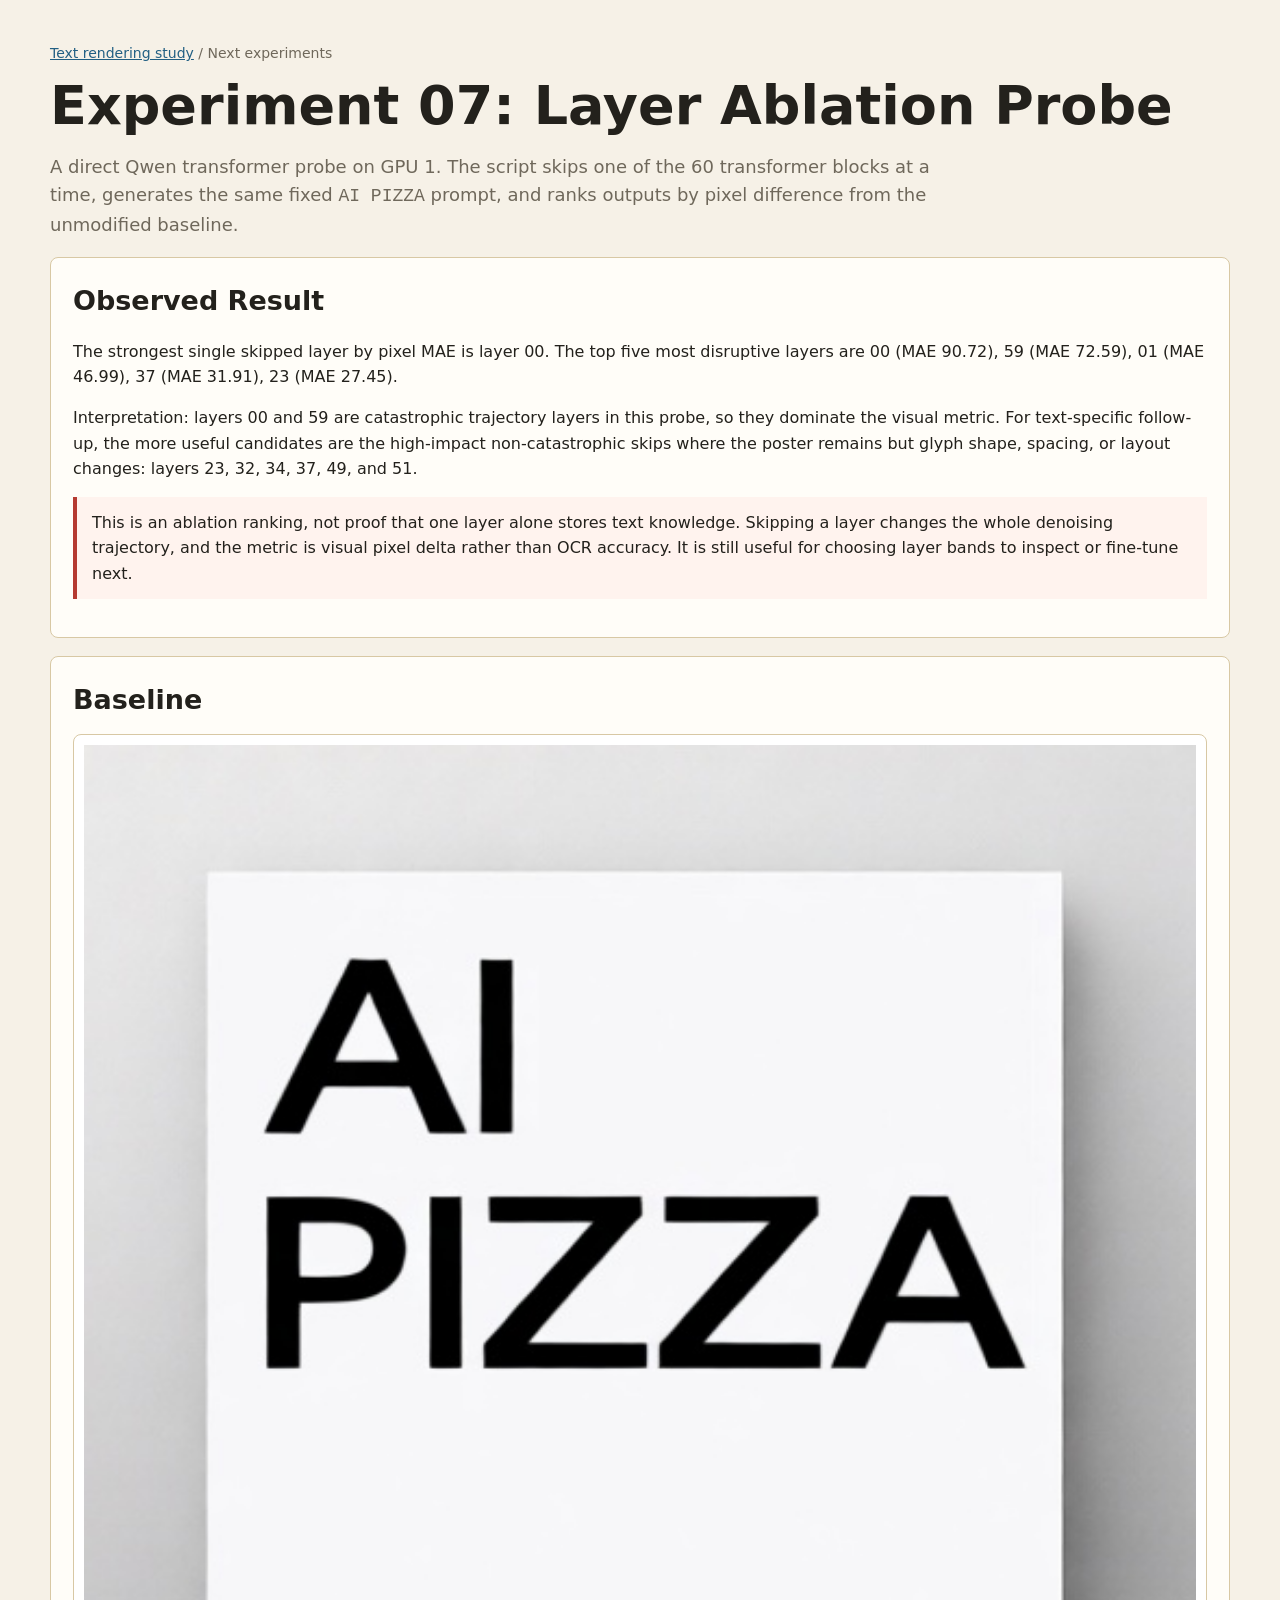
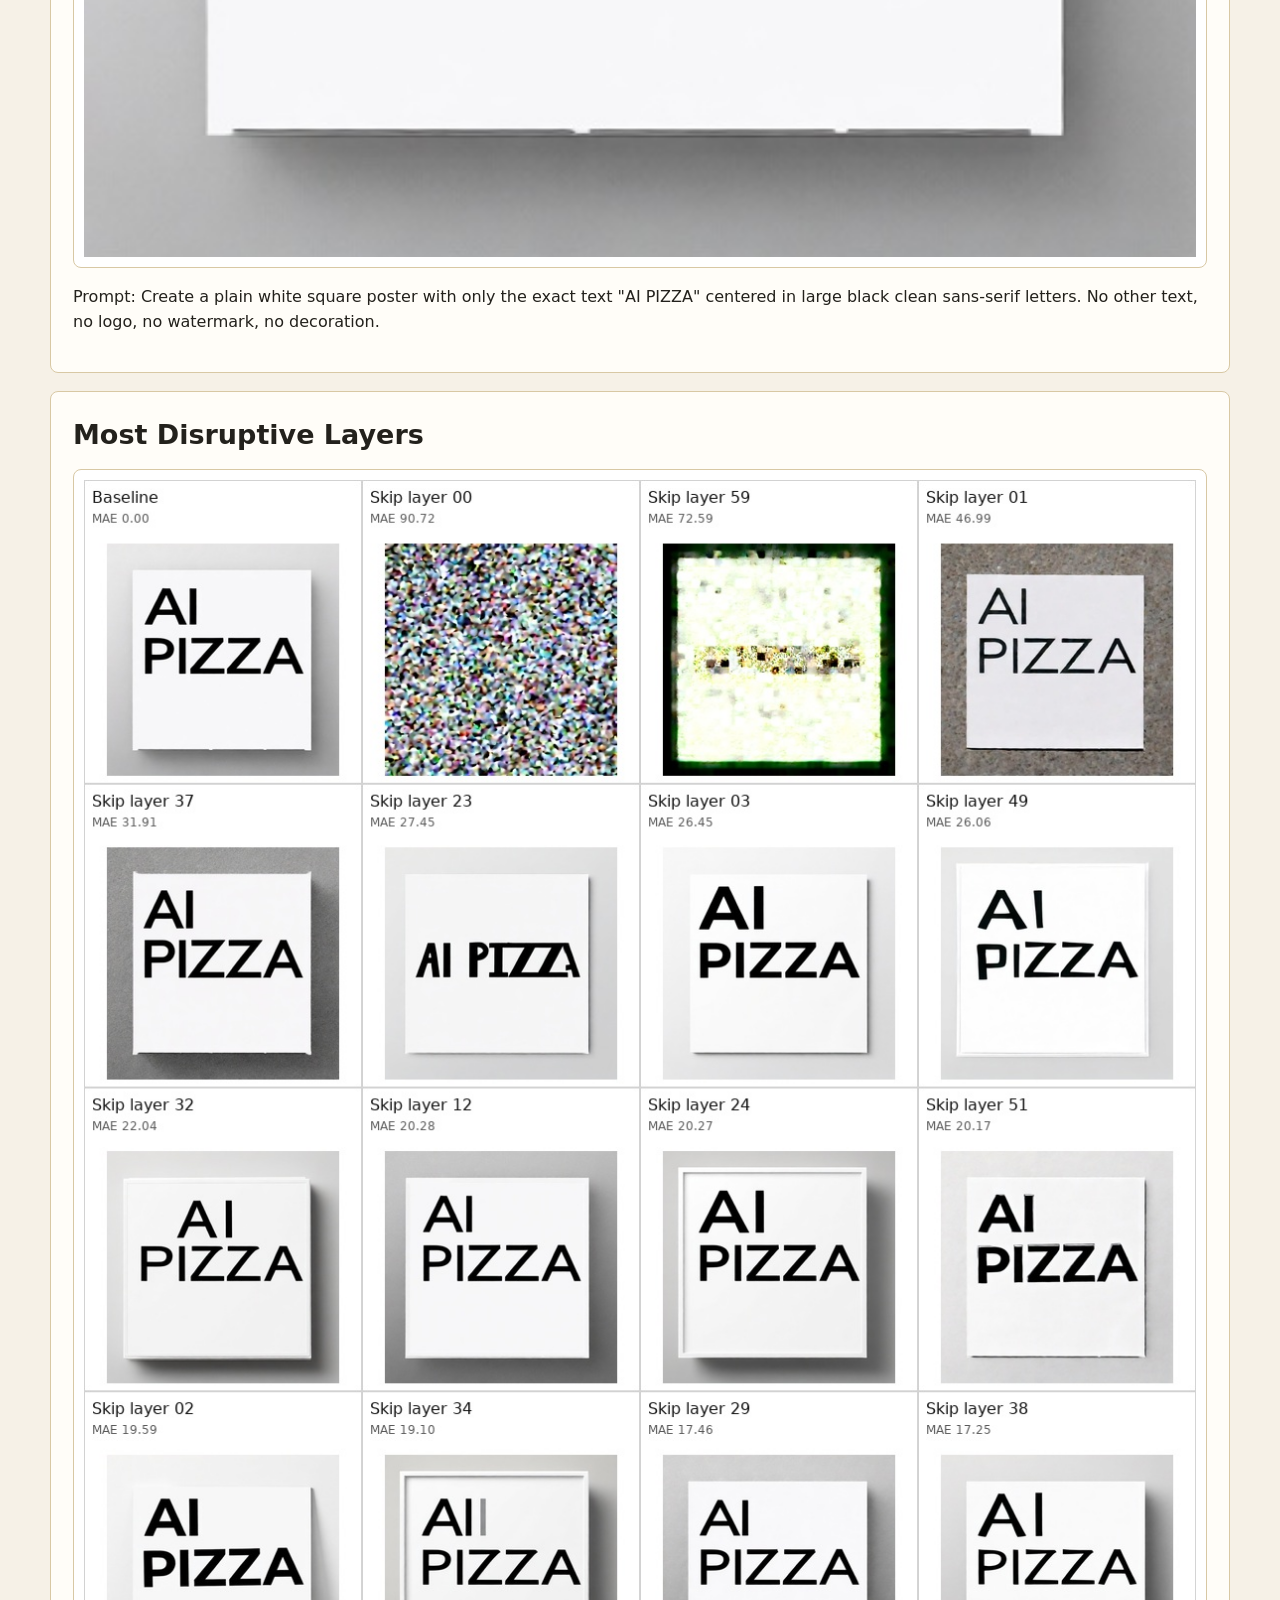
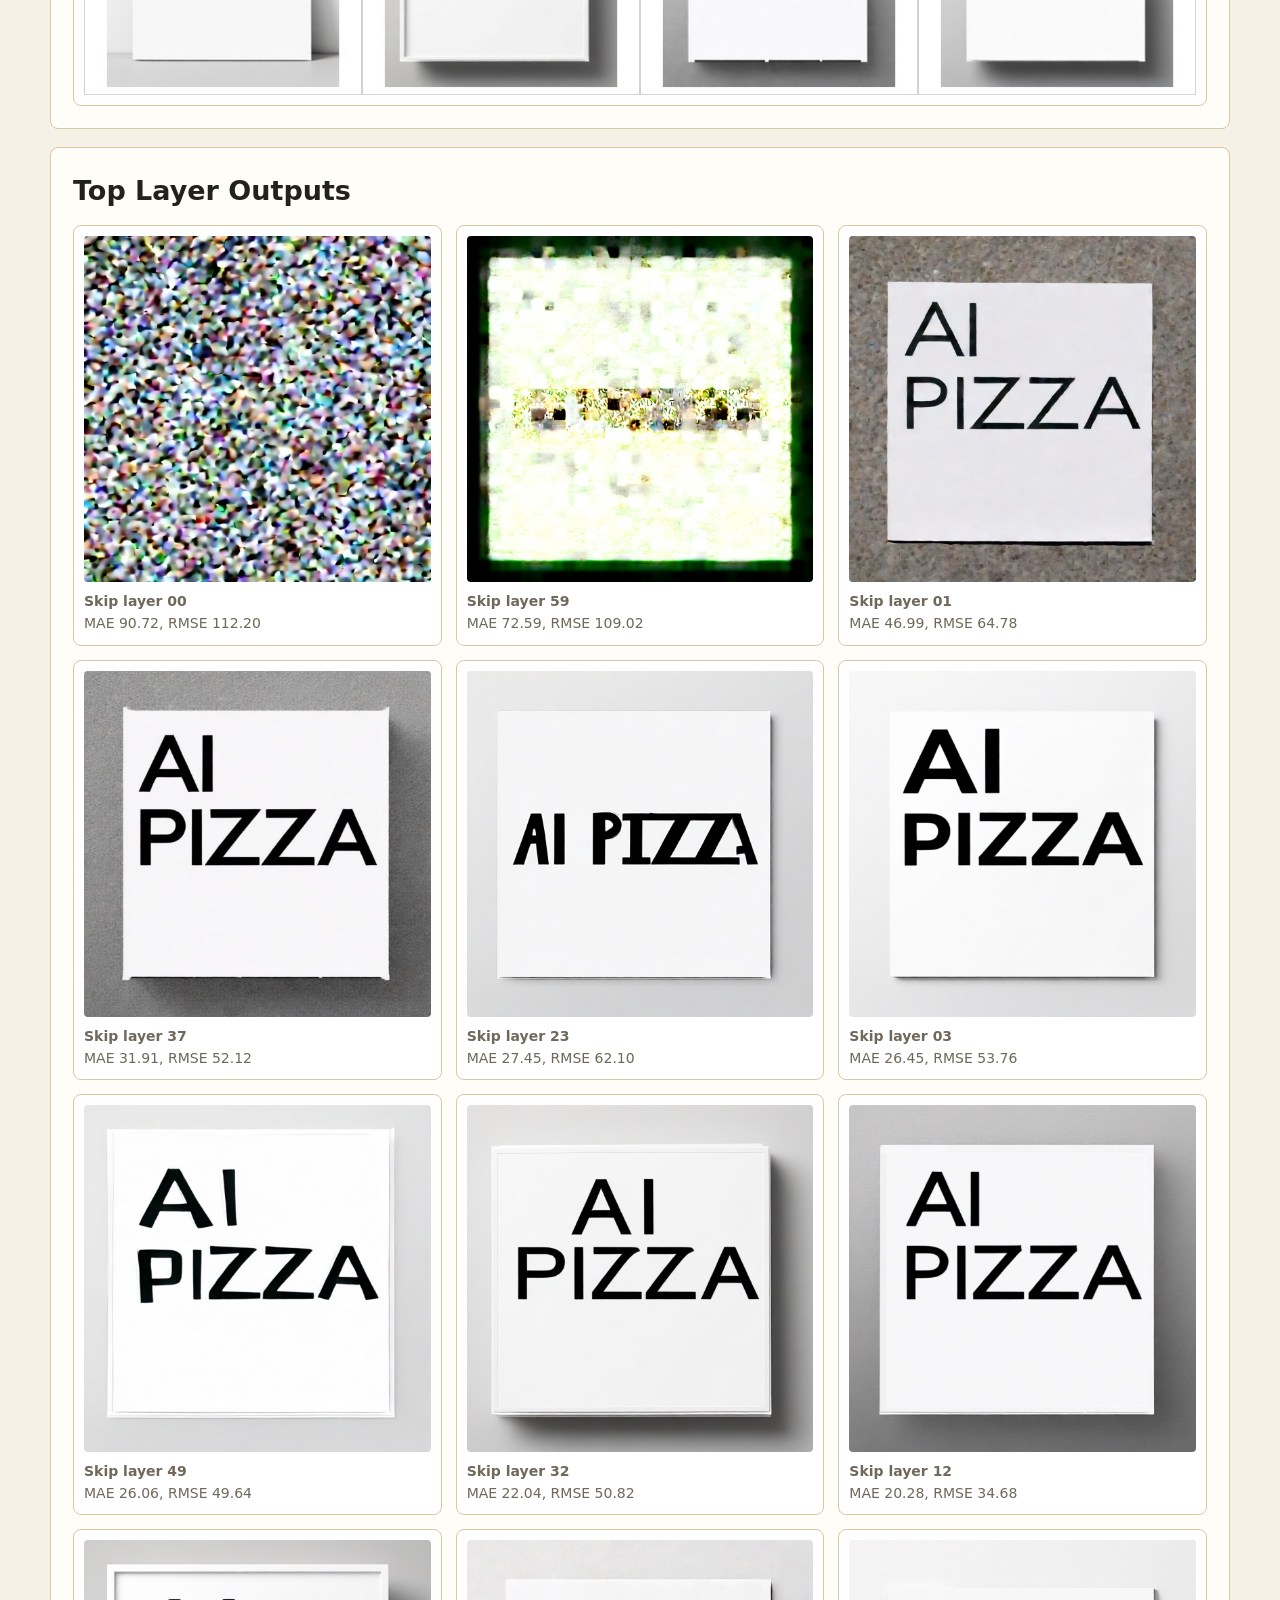
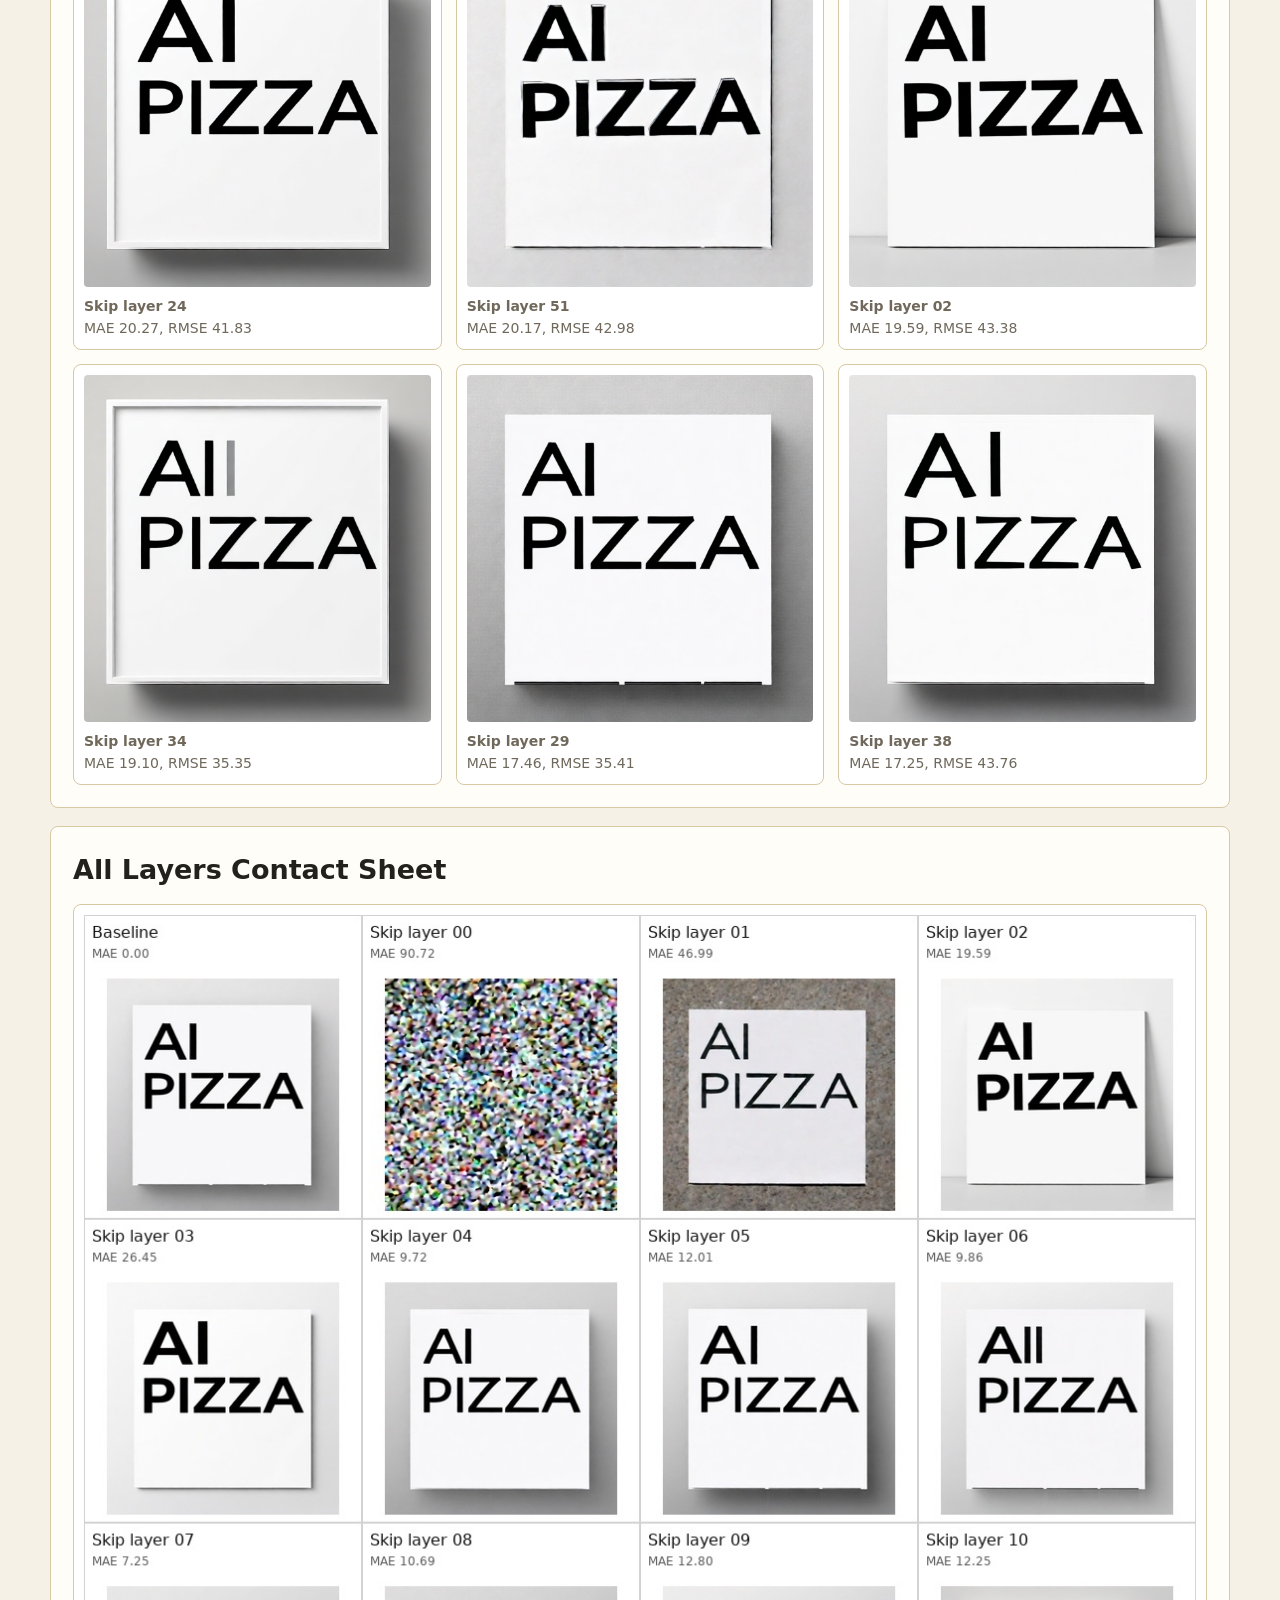
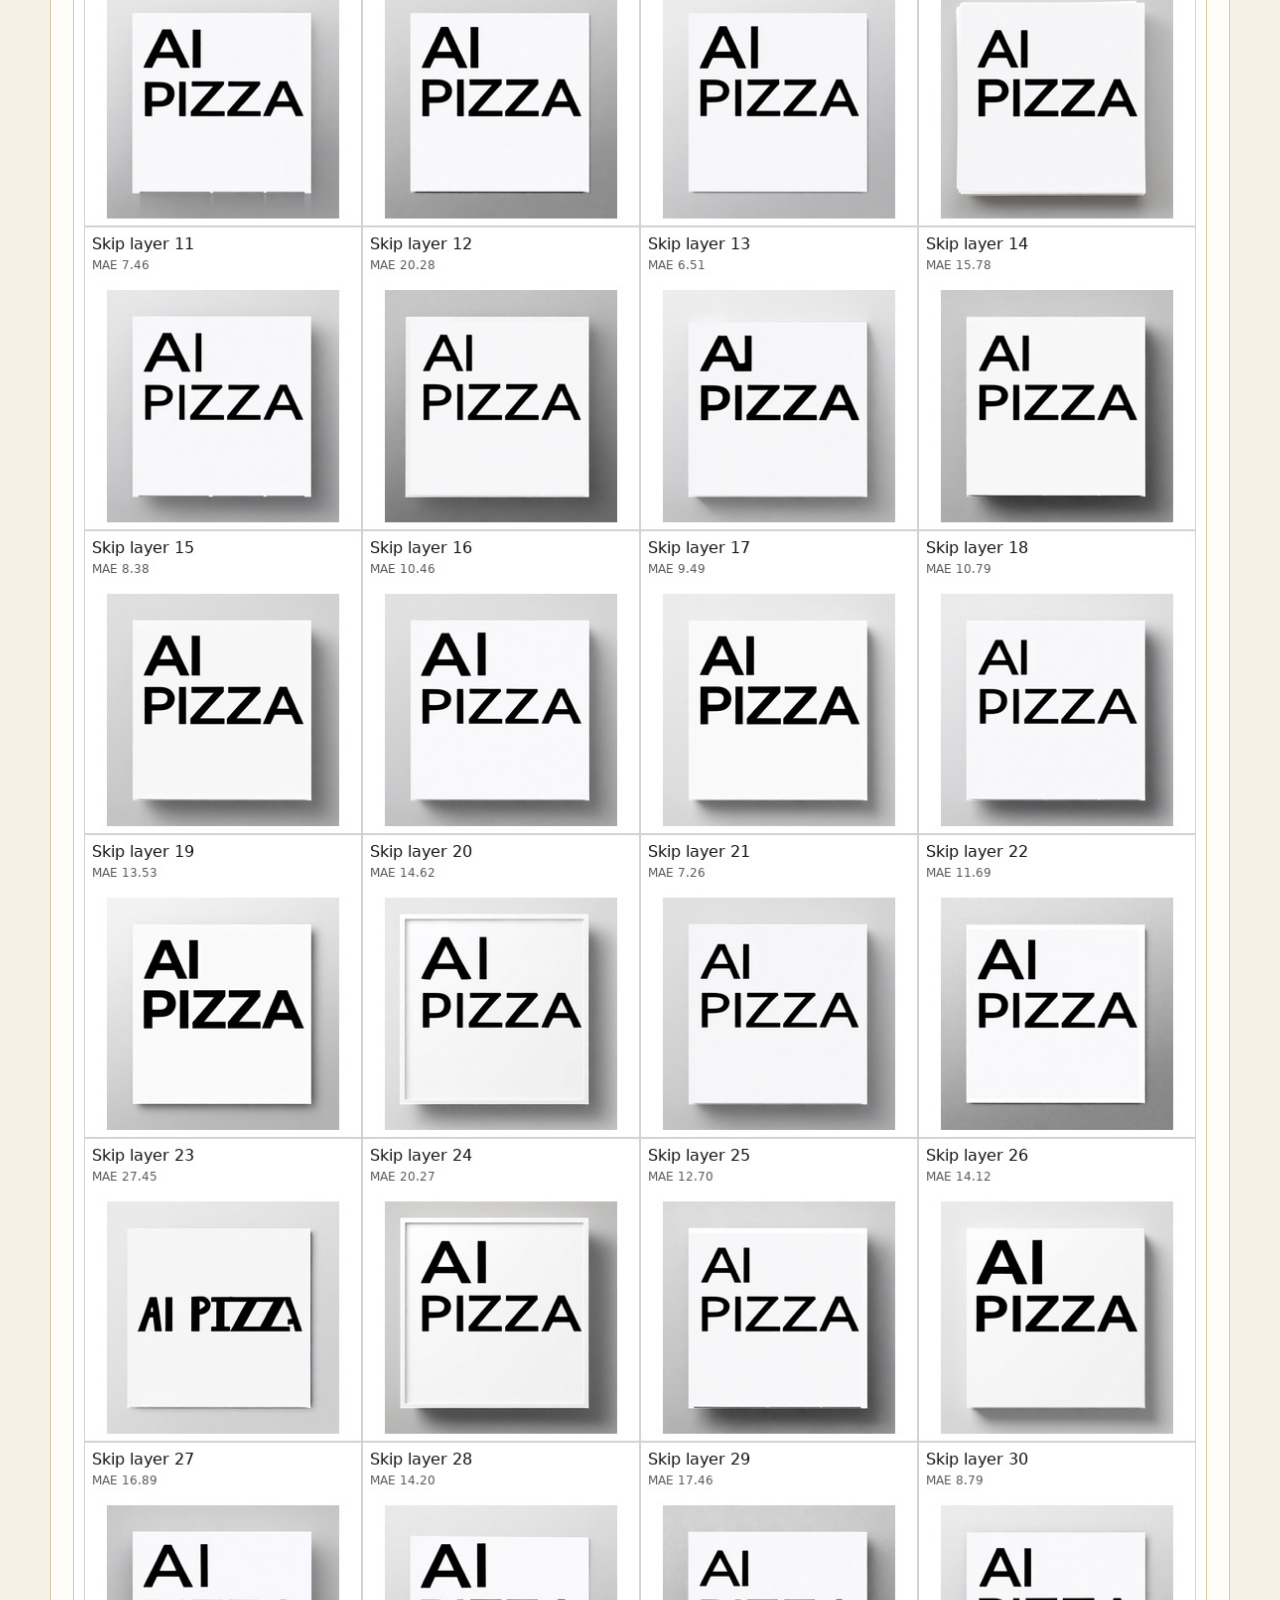
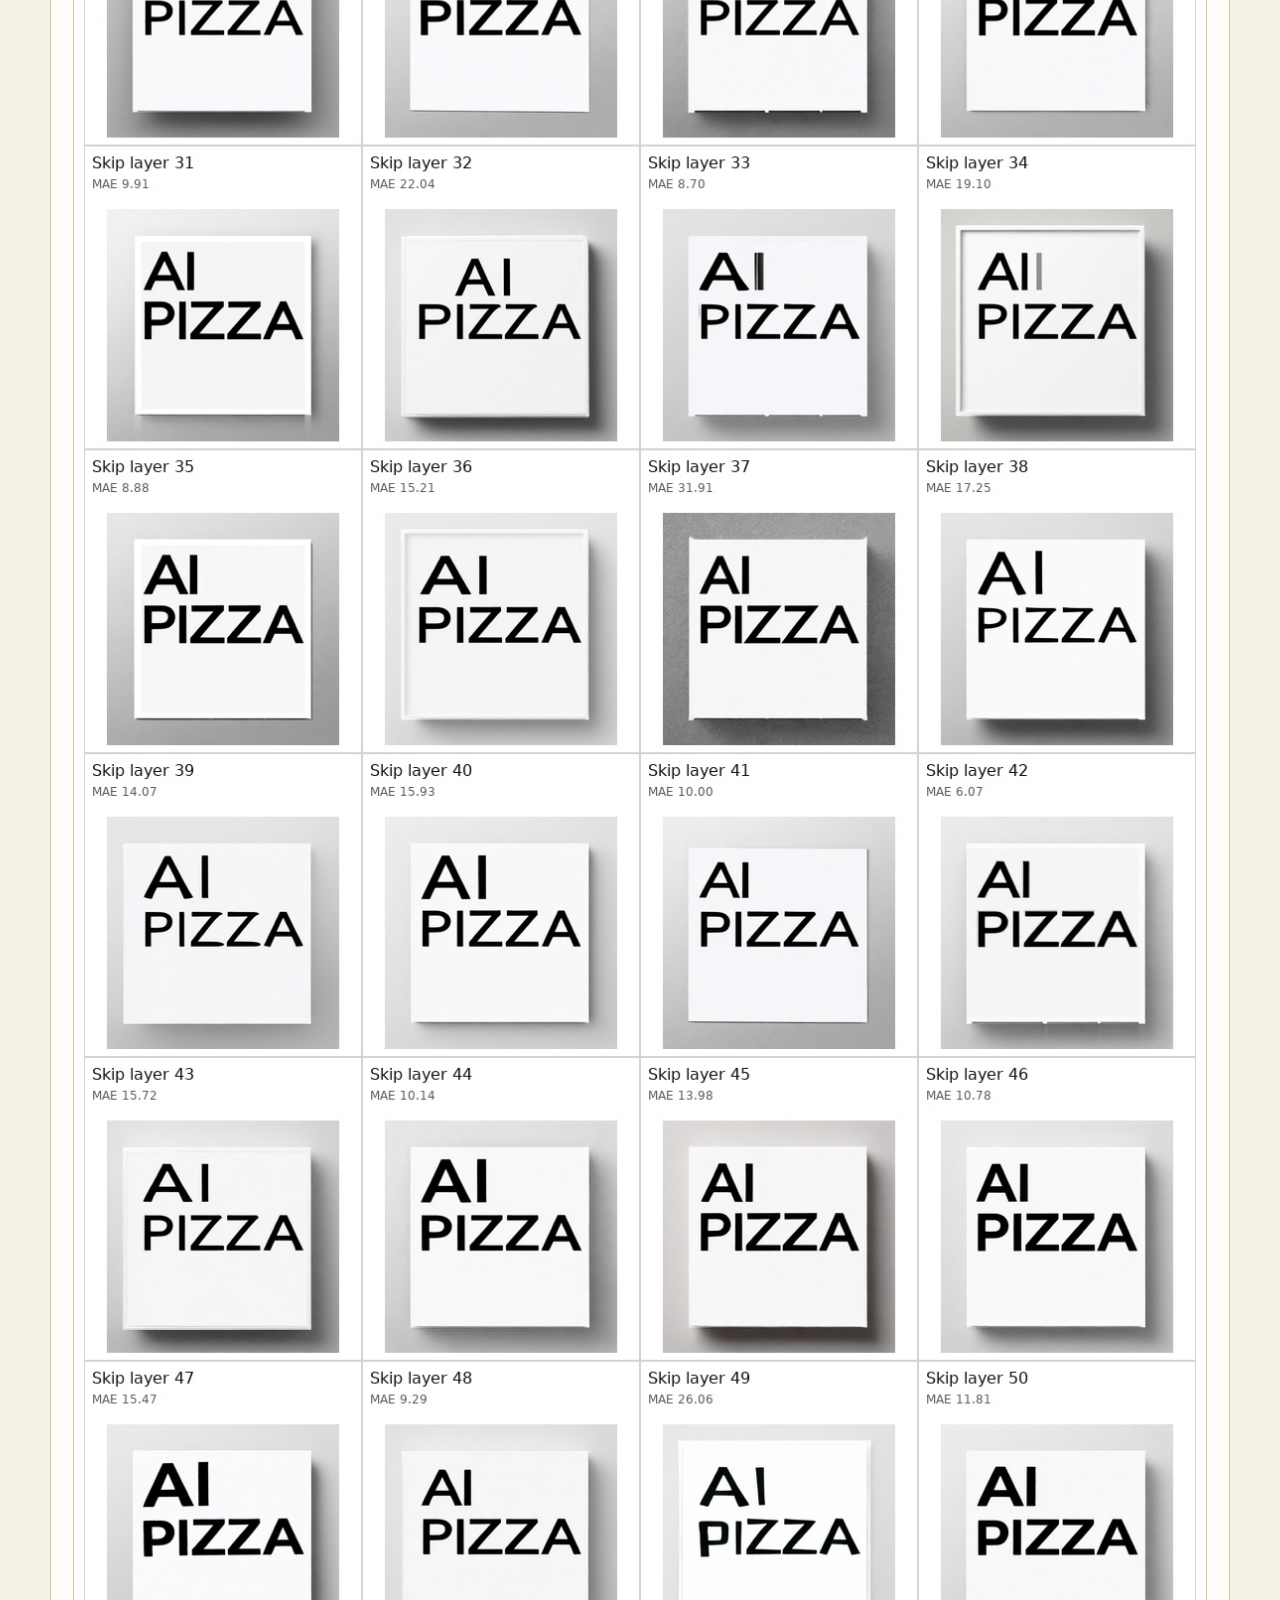
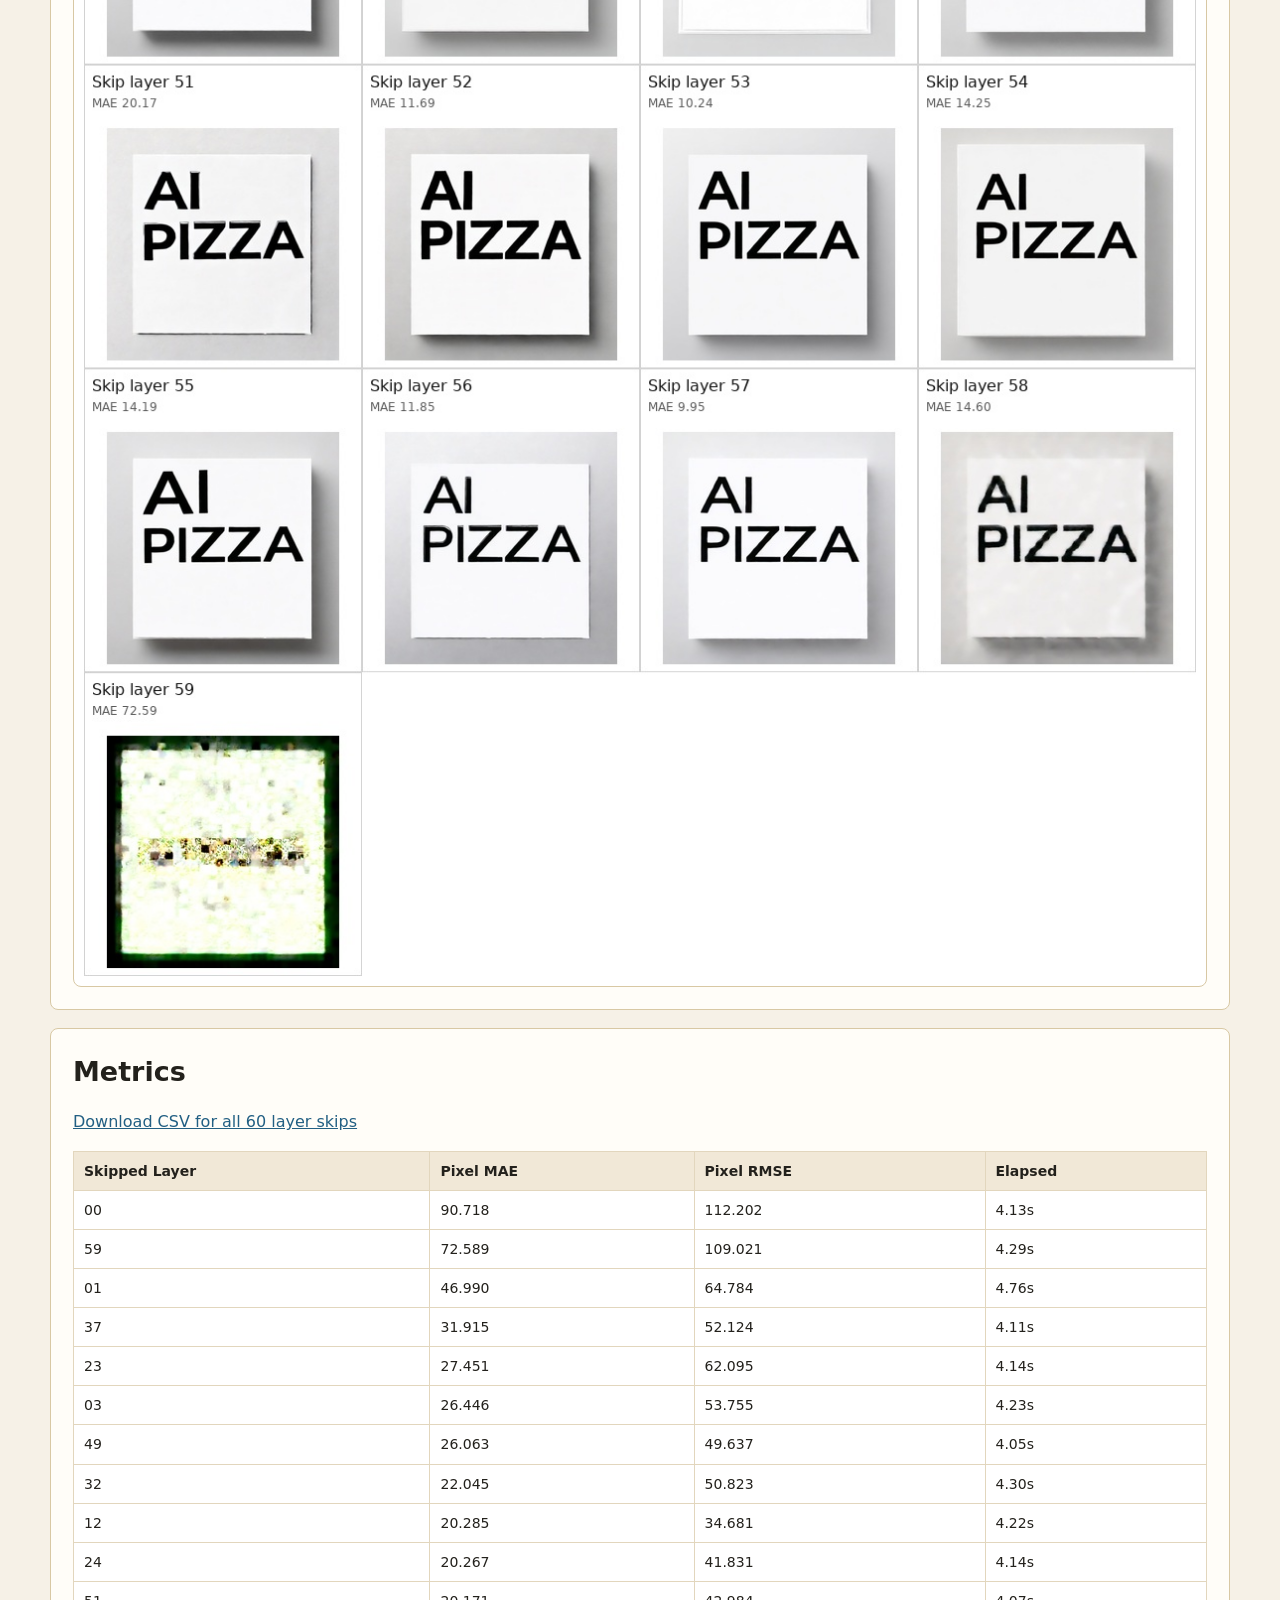
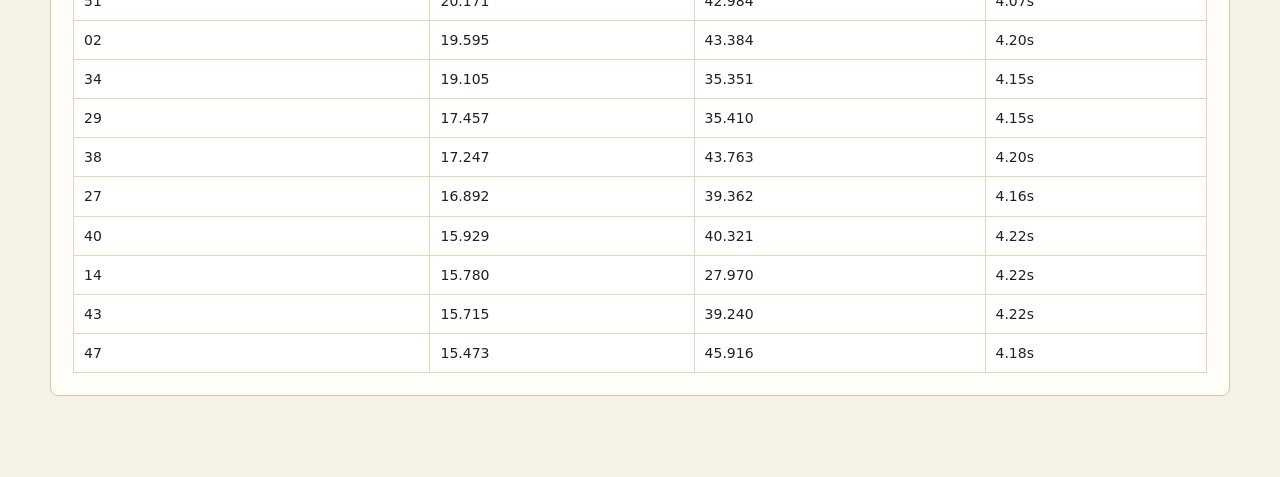
<file: research_pages/qwen_text_failure/experiments/exp_07_layer_ablation.html>
<!doctype html>
<html lang="en">
<head>
  <meta charset="utf-8">
  <meta name="viewport" content="width=device-width, initial-scale=1">
  <title>Experiment 07: Layer Ablation Probe</title>
  <link rel="stylesheet" href="../shared.css">
</head>
<body>
<main>
  <p class="breadcrumb"><a href="../">Text rendering study</a> / Next experiments</p>
  <h1>Experiment 07: Layer Ablation Probe</h1>
  <p class="lead">A direct Qwen transformer probe on GPU 1. The script skips one of the 60 transformer blocks at a time, generates the same fixed <code>AI PIZZA</code> prompt, and ranks outputs by pixel difference from the unmodified baseline.</p>
  <section>
    <h2>Observed Result</h2>
    <p>The strongest single skipped layer by pixel MAE is layer 00. The top five most disruptive layers are 00 (MAE 90.72), 59 (MAE 72.59), 01 (MAE 46.99), 37 (MAE 31.91), 23 (MAE 27.45).</p>
    <p>Interpretation: layers 00 and 59 are catastrophic trajectory layers in this probe, so they dominate the visual metric. For text-specific follow-up, the more useful candidates are the high-impact non-catastrophic skips where the poster remains but glyph shape, spacing, or layout changes: layers 23, 32, 34, 37, 49, and 51.</p>
    <p class="note">This is an ablation ranking, not proof that one layer alone stores text knowledge. Skipping a layer changes the whole denoising trajectory, and the metric is visual pixel delta rather than OCR accuracy. It is still useful for choosing layer bands to inspect or fine-tune next.</p>
  </section>
  <section>
    <h2>Baseline</h2>
    <div class="sheet"><img src="../assets/next_experiments/exp_07_layer_ablation/baseline.jpg" alt="Layer ablation baseline image"></div>
    <p class="small">Prompt: Create a plain white square poster with only the exact text &quot;AI PIZZA&quot; centered in large black clean sans-serif letters. No other text, no logo, no watermark, no decoration.</p>
  </section>
  <section>
    <h2>Most Disruptive Layers</h2>
    <div class="sheet"><img src="../assets/next_experiments/exp_07_layer_ablation/exp_07_layer_ablation_top_contact_sheet.jpg" alt="Top layer ablation contact sheet"></div>
  </section>
  <section>
    <h2>Top Layer Outputs</h2>
    <div class="grid"><div class="card"><img src="../assets/next_experiments/exp_07_layer_ablation/skip_layer_00.jpg" alt="Skip layer 0"><div class="caption"><strong>Skip layer 00</strong><br>MAE 90.72, RMSE 112.20</div></div>
<div class="card"><img src="../assets/next_experiments/exp_07_layer_ablation/skip_layer_59.jpg" alt="Skip layer 59"><div class="caption"><strong>Skip layer 59</strong><br>MAE 72.59, RMSE 109.02</div></div>
<div class="card"><img src="../assets/next_experiments/exp_07_layer_ablation/skip_layer_01.jpg" alt="Skip layer 1"><div class="caption"><strong>Skip layer 01</strong><br>MAE 46.99, RMSE 64.78</div></div>
<div class="card"><img src="../assets/next_experiments/exp_07_layer_ablation/skip_layer_37.jpg" alt="Skip layer 37"><div class="caption"><strong>Skip layer 37</strong><br>MAE 31.91, RMSE 52.12</div></div>
<div class="card"><img src="../assets/next_experiments/exp_07_layer_ablation/skip_layer_23.jpg" alt="Skip layer 23"><div class="caption"><strong>Skip layer 23</strong><br>MAE 27.45, RMSE 62.10</div></div>
<div class="card"><img src="../assets/next_experiments/exp_07_layer_ablation/skip_layer_03.jpg" alt="Skip layer 3"><div class="caption"><strong>Skip layer 03</strong><br>MAE 26.45, RMSE 53.76</div></div>
<div class="card"><img src="../assets/next_experiments/exp_07_layer_ablation/skip_layer_49.jpg" alt="Skip layer 49"><div class="caption"><strong>Skip layer 49</strong><br>MAE 26.06, RMSE 49.64</div></div>
<div class="card"><img src="../assets/next_experiments/exp_07_layer_ablation/skip_layer_32.jpg" alt="Skip layer 32"><div class="caption"><strong>Skip layer 32</strong><br>MAE 22.04, RMSE 50.82</div></div>
<div class="card"><img src="../assets/next_experiments/exp_07_layer_ablation/skip_layer_12.jpg" alt="Skip layer 12"><div class="caption"><strong>Skip layer 12</strong><br>MAE 20.28, RMSE 34.68</div></div>
<div class="card"><img src="../assets/next_experiments/exp_07_layer_ablation/skip_layer_24.jpg" alt="Skip layer 24"><div class="caption"><strong>Skip layer 24</strong><br>MAE 20.27, RMSE 41.83</div></div>
<div class="card"><img src="../assets/next_experiments/exp_07_layer_ablation/skip_layer_51.jpg" alt="Skip layer 51"><div class="caption"><strong>Skip layer 51</strong><br>MAE 20.17, RMSE 42.98</div></div>
<div class="card"><img src="../assets/next_experiments/exp_07_layer_ablation/skip_layer_02.jpg" alt="Skip layer 2"><div class="caption"><strong>Skip layer 02</strong><br>MAE 19.59, RMSE 43.38</div></div>
<div class="card"><img src="../assets/next_experiments/exp_07_layer_ablation/skip_layer_34.jpg" alt="Skip layer 34"><div class="caption"><strong>Skip layer 34</strong><br>MAE 19.10, RMSE 35.35</div></div>
<div class="card"><img src="../assets/next_experiments/exp_07_layer_ablation/skip_layer_29.jpg" alt="Skip layer 29"><div class="caption"><strong>Skip layer 29</strong><br>MAE 17.46, RMSE 35.41</div></div>
<div class="card"><img src="../assets/next_experiments/exp_07_layer_ablation/skip_layer_38.jpg" alt="Skip layer 38"><div class="caption"><strong>Skip layer 38</strong><br>MAE 17.25, RMSE 43.76</div></div></div>
  </section>
  <section>
    <h2>All Layers Contact Sheet</h2>
    <div class="sheet"><img src="../assets/next_experiments/exp_07_layer_ablation/exp_07_layer_ablation_all_contact_sheet.jpg" alt="All layer ablation contact sheet"></div>
  </section>
  <section>
    <h2>Metrics</h2>
    <p><a href="../assets/next_experiments/exp_07_layer_ablation/exp_07_layer_ablation_results.csv">Download CSV for all 60 layer skips</a></p>
    <table><thead><tr><th>Skipped Layer</th><th>Pixel MAE</th><th>Pixel RMSE</th><th>Elapsed</th></tr></thead><tbody><tr><td>00</td><td>90.718</td><td>112.202</td><td>4.13s</td></tr>
<tr><td>59</td><td>72.589</td><td>109.021</td><td>4.29s</td></tr>
<tr><td>01</td><td>46.990</td><td>64.784</td><td>4.76s</td></tr>
<tr><td>37</td><td>31.915</td><td>52.124</td><td>4.11s</td></tr>
<tr><td>23</td><td>27.451</td><td>62.095</td><td>4.14s</td></tr>
<tr><td>03</td><td>26.446</td><td>53.755</td><td>4.23s</td></tr>
<tr><td>49</td><td>26.063</td><td>49.637</td><td>4.05s</td></tr>
<tr><td>32</td><td>22.045</td><td>50.823</td><td>4.30s</td></tr>
<tr><td>12</td><td>20.285</td><td>34.681</td><td>4.22s</td></tr>
<tr><td>24</td><td>20.267</td><td>41.831</td><td>4.14s</td></tr>
<tr><td>51</td><td>20.171</td><td>42.984</td><td>4.07s</td></tr>
<tr><td>02</td><td>19.595</td><td>43.384</td><td>4.20s</td></tr>
<tr><td>34</td><td>19.105</td><td>35.351</td><td>4.15s</td></tr>
<tr><td>29</td><td>17.457</td><td>35.410</td><td>4.15s</td></tr>
<tr><td>38</td><td>17.247</td><td>43.763</td><td>4.20s</td></tr>
<tr><td>27</td><td>16.892</td><td>39.362</td><td>4.16s</td></tr>
<tr><td>40</td><td>15.929</td><td>40.321</td><td>4.22s</td></tr>
<tr><td>14</td><td>15.780</td><td>27.970</td><td>4.22s</td></tr>
<tr><td>43</td><td>15.715</td><td>39.240</td><td>4.22s</td></tr>
<tr><td>47</td><td>15.473</td><td>45.916</td><td>4.18s</td></tr></tbody></table>
  </section>
</main>
</body>
</html>
</file>
<file: research_pages/qwen_text_failure/shared.css>
@font-face{font-family:NotoArabicLocal;src:url('../../assets/fonts/NotoSansArabic-Regular.ttf')}@font-face{font-family:NotoCJKLocal;src:url('../../assets/fonts/NotoSansCJKsc-Regular.otf')}*{box-sizing:border-box}body{margin:0;background:#f6f1e7;color:#23211c;font-family:Inter,ui-sans-serif,system-ui,-apple-system,BlinkMacSystemFont,"Segoe UI",sans-serif;line-height:1.58}main{width:min(1180px,calc(100vw - 28px));margin:0 auto;padding:28px 0 64px}section{background:#fffdf8;border:1px solid #d8c8a4;border-radius:8px;padding:22px;margin:18px 0}h1{font-size:clamp(32px,5vw,54px);line-height:1.05;margin:0 0 12px}h2{font-size:27px;margin:0 0 12px}.lead{font-size:18px;max-width:900px;color:#6f685b}.breadcrumb{font-size:14px;color:#6f685b}a{color:#225f83}.note{border-left:4px solid #b53a31;background:#fff3ee;padding:13px 15px;color:#23211c}.grid{display:grid;grid-template-columns:repeat(3,minmax(0,1fr));gap:14px}.card{background:white;border:1px solid #d8c8a4;border-radius:8px;padding:10px}.card img{width:100%;display:block;border-radius:4px}.caption{font-size:14px;color:#6f685b;margin-top:8px}.rtl{direction:rtl;font-family:NotoArabicLocal,system-ui,sans-serif}.cjk{font-family:NotoCJKLocal,system-ui,sans-serif}table{width:100%;border-collapse:collapse;margin-top:12px;background:white;font-size:14px}td,th{border:1px solid #e2d6bd;padding:8px 10px;text-align:left;vertical-align:top}th{background:#f1e8d7}.sheet{background:white;border:1px solid #d8c8a4;border-radius:8px;padding:10px}.sheet img{width:100%;display:block}@media(max-width:900px){.grid{grid-template-columns:1fr}section{padding:16px}}
</file>
